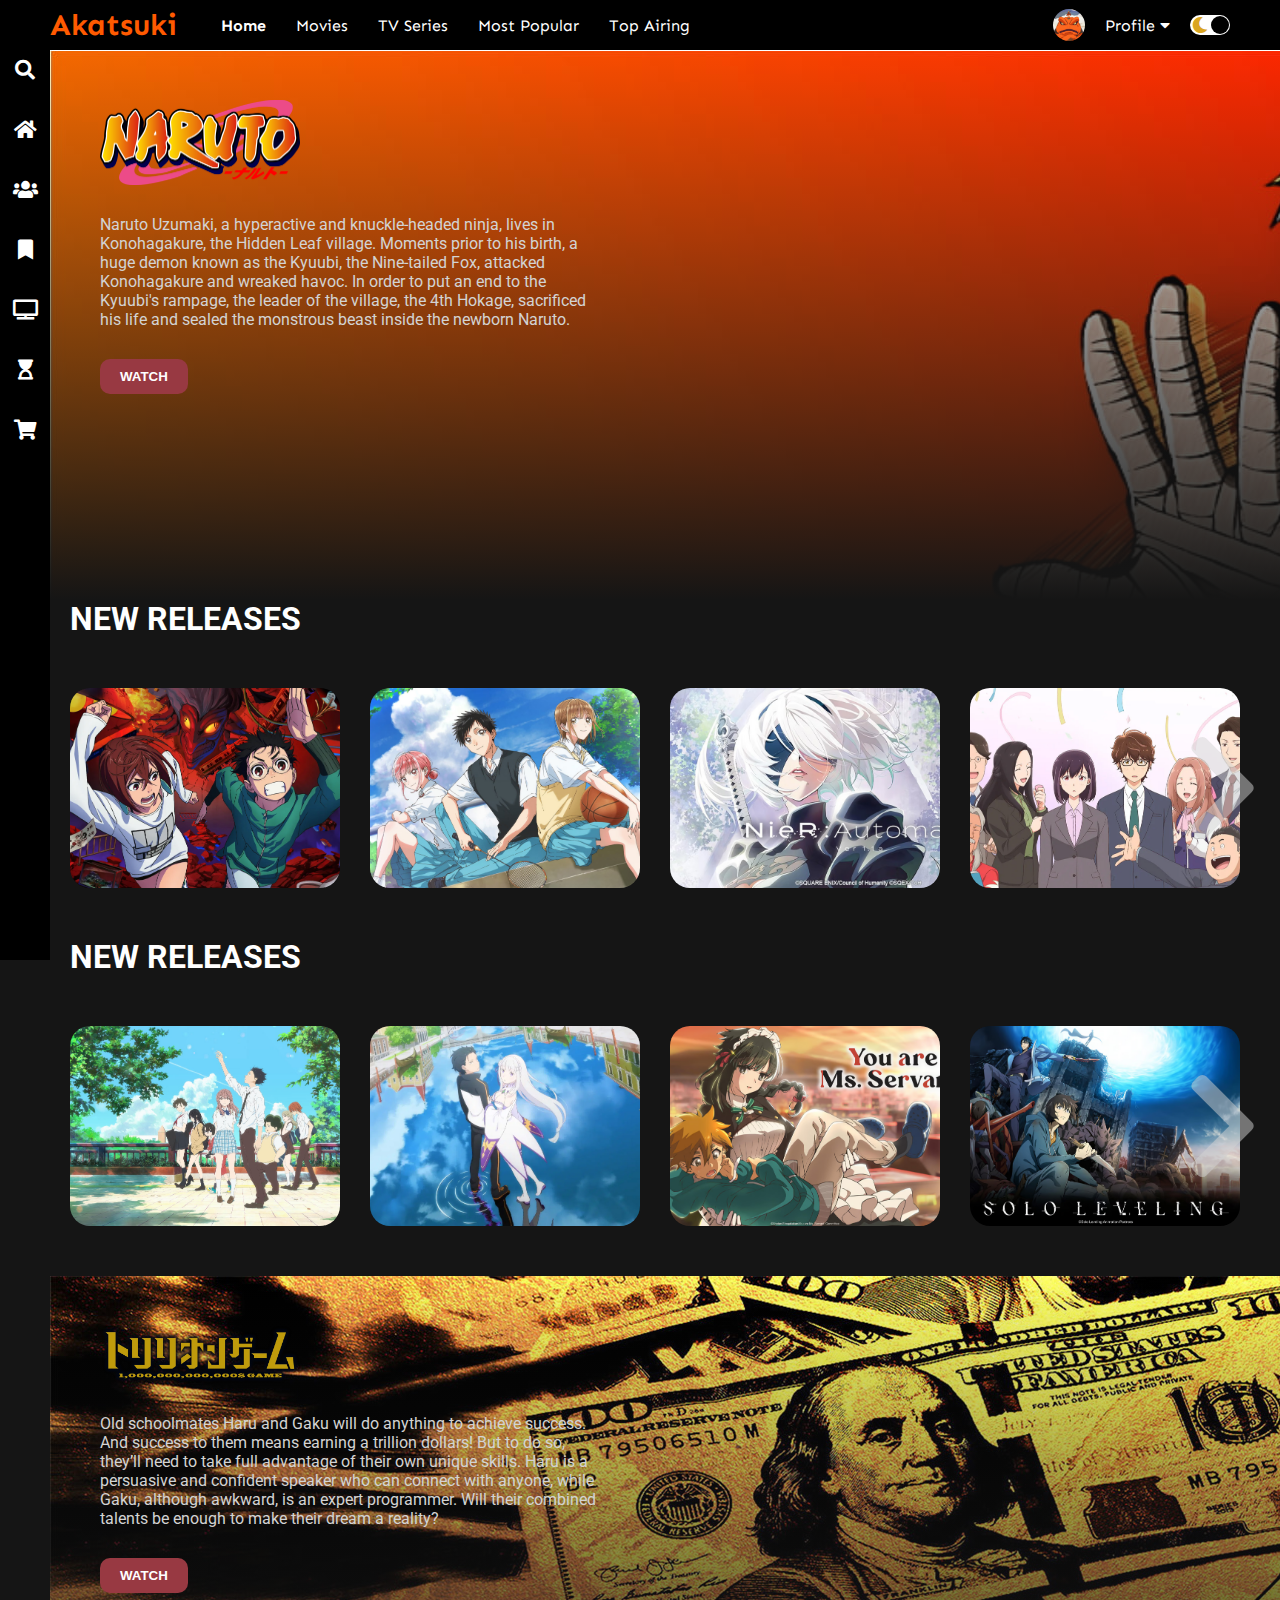
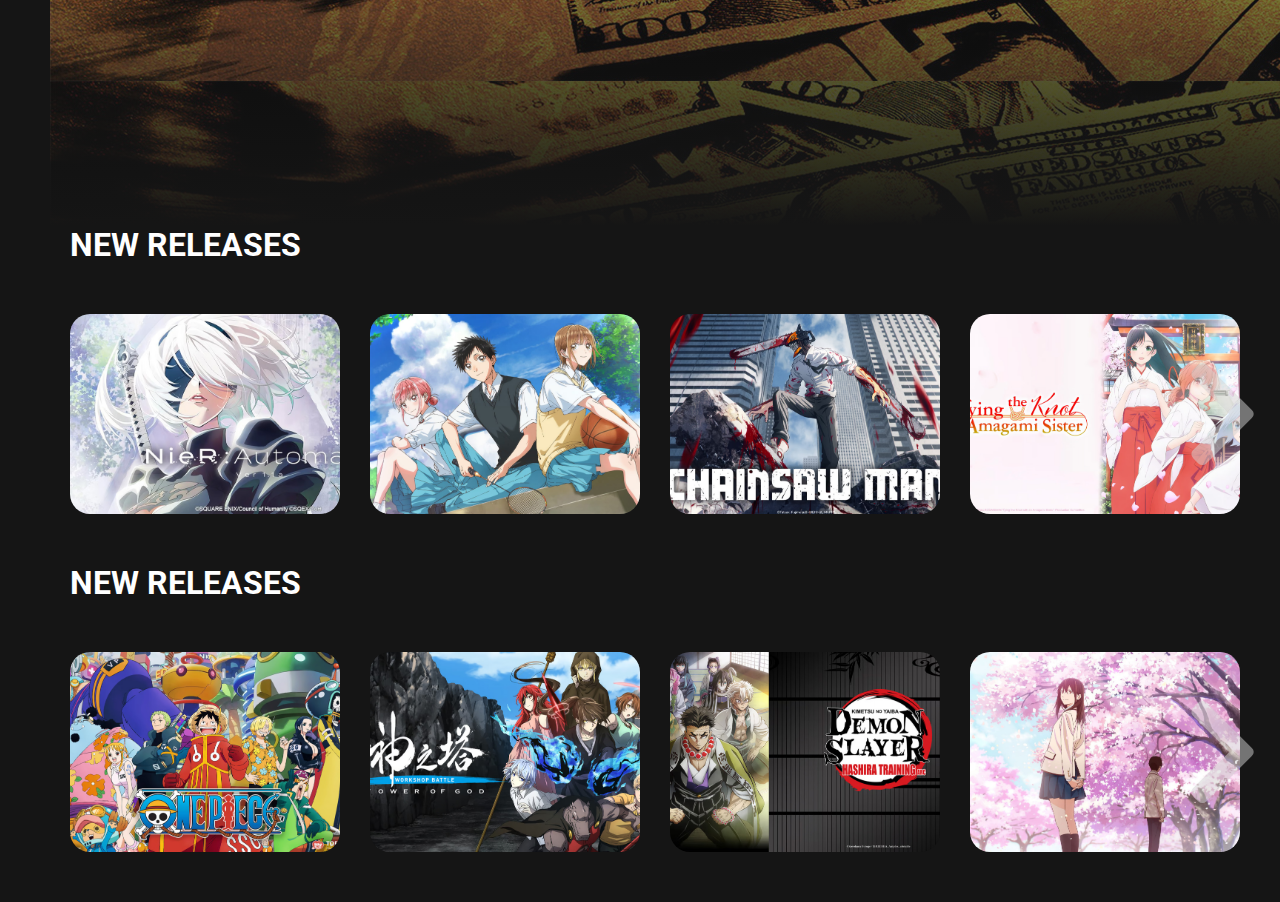
<file: index.html>
<html lang="en">

<head>
    <meta charset="UTF-8">
    <meta http-equiv="X-UA-Compatible" content="IE=edge">
    <meta name="viewport" content="width=device-width, initial-scale=1.0">
    <link rel="stylesheet" href="style.css">
    <link
        href="https://fonts.googleapis.com/css2?family=Roboto:wght@100;300;400;500;700;900&family=Sen:wght@400;700;800&display=swap"
        rel="stylesheet">
    <link rel="stylesheet" href="https://cdnjs.cloudflare.com/ajax/libs/font-awesome/5.15.2/css/all.min.css">
    <title>Akatsuki - Watch Anime Online</title>
</head>

<body>
    <div class="navbar">
        <div class="navbar-container">
            <div class="logo-container">
                <h1 class="logo">Akatsuki</h1>
            </div>
            <div class="menu-container">
                <ul class="menu-list">
                    <li class="menu-list-item active">Home</li>
                    <li class="menu-list-item">Movies</li>
                    <li class="menu-list-item">TV Series</li>
                    <li class="menu-list-item"> Most Popular</li>
                    <li class="menu-list-item">Top Airing</li>

                </ul>
            </div>
            <div class="profile-container">
                <img class="profile-picture" src="img/profile.gif" alt="">
                <div class="profile-text-container">
                    <span class="profile-text">Profile</span>
                    <i class="fas fa-caret-down"></i>
                </div>
                <div class="toggle">
                    <i class="fas fa-moon toggle-icon"></i>
                    <i class="fas fa-sun toggle-icon"></i>
                    <div class="toggle-ball"></div>
                </div>
            </div>
        </div>
    </div>
    <div class="sidebar">
        <i class="left-menu-icon fas fa-search"></i>
        <i class="left-menu-icon fas fa-home"></i>
        <i class="left-menu-icon fas fa-users"></i>
        <i class="left-menu-icon fas fa-bookmark"></i>
        <i class="left-menu-icon fas fa-tv"></i>
        <i class="left-menu-icon fas fa-hourglass-start"></i>
        <i class="left-menu-icon fas fa-shopping-cart"></i>
    </div>
    <div class="container">
        <div class="content-container">
            <div class="featured-content"
                style="background: linear-gradient(to bottom, rgba(0,0,0,0), #151515), url('img/f-1.jpg');">
                <img class="featured-title" src="img/f-t-1.png" alt="">
                <p class="featured-desc">Naruto Uzumaki, a hyperactive and knuckle-headed ninja, lives in Konohagakure, the Hidden Leaf village. Moments prior to his birth, a huge demon known as the Kyuubi, the Nine-tailed Fox, attacked Konohagakure and wreaked havoc. In order to put an end to the Kyuubi's rampage, the leader of the village, the 4th Hokage, sacrificed his life and sealed the monstrous beast inside the newborn Naruto.</p>
                <button class="featured-button">WATCH</button>
            </div>
            <div class="movie-list-container">
                <h1 class="movie-list-title">NEW RELEASES</h1>
                <div class="movie-list-wrapper">
                    <div class="movie-list">
                        <div class="movie-list-item">
                            <img class="movie-list-item-img" src="img/1.jpg" alt="">
                            <span class="movie-list-item-title">DAN DA DAN</span>
                            <p class="movie-list-item-desc">Together, they must challenge the paranormal forces threatening their world.</p>
                            <button class="movie-list-item-button">Watch</button>
                        </div>
                        <div class="movie-list-item">
                            <img class="movie-list-item-img" src="img/2.jpg" alt="">
                            <span class="movie-list-item-title">Blue Box</span>
                            <p class="movie-list-item-desc">Taiki Inomata loves badminton, but he has a long way to go before he can reach nationals</p>
                            <button class="movie-list-item-button">Watch</button>
                        </div>
                        <div class="movie-list-item">
                            <img class="movie-list-item-img" src="img/13.jpg" alt="">
                            <span class="movie-list-item-title">NieR:Automata Ver1.1a</span>
                            <p class="movie-list-item-desc">The sudden aerial invasion of Earth by (Aliens) and their creations (Machine Lifeforms) led mankind to the brink of extinction.</p>
                            <button class="movie-list-item-button">Watch</button>
                        </div>
                        <div class="movie-list-item">
                            <img class="movie-list-item-img" src="img/4.jpg" alt="">
                            <span class="movie-list-item-title">365 Days to the Wedding</span>
                            <p class="movie-list-item-desc">Takuya and Rika work at the same travel agency in Tokyo and are both happily introverted and single</p>
                            <button class="movie-list-item-button">Watch</button>
                        </div>
                        <div class="movie-list-item">
                            <img class="movie-list-item-img" src="img/5.jpg" alt="">
                            <span class="movie-list-item-title">Blue Lock</span>
                            <p class="movie-list-item-desc">Japan’s desire for World Cup glory leads the Japanese Football Association to launch a new rigorous training program to find the national team’s next striker. </p>
                            <button class="movie-list-item-button">Watch</button>
                        </div>
                        <div class="movie-list-item">
                            <img class="movie-list-item-img" src="img/6.jpg" alt="">
                            <span class="movie-list-item-title">Your Name.</span>
                            <p class="movie-list-item-desc">Mitsuha and Taki are total strangers living completely different lives.</p>
                            <button class="movie-list-item-button">Watch</button>
                        </div>
                        <div class="movie-list-item">
                            <img class="movie-list-item-img" src="img/7.jpg" alt="">
                            <span class="movie-list-item-title">I Want to Eat Your Pancreas</span>
                            <p class="movie-list-item-desc">Spring time in April and the last of the cherry blossoms are still in bloom.</p>
                            <button class="movie-list-item-button">Watch</button>
                        </div>
                    </div>
                    <i class="fas fa-chevron-right arrow"></i>
                </div>
            </div>
            <div class="movie-list-container">
                <h1 class="movie-list-title">NEW RELEASES</h1>
                <div class="movie-list-wrapper">
                    <div class="movie-list">
                        <div class="movie-list-item">
                            <img class="movie-list-item-img" src="img/8.jpg" alt="">
                            <span class="movie-list-item-title">A Silent Voice</span>
                            <p class="movie-list-item-desc">After transferring into a new school, a deaf girl, Shouko Nishimiya, is bullied by the popular Shouya Ishida.</p>
                            <button class="movie-list-item-button">Watch</button>
                        </div>
                        <div class="movie-list-item">
                            <img class="movie-list-item-img" src="img/9.jpg" alt="">
                            <span class="movie-list-item-title">Re:ZERO</span>
                            <p class="movie-list-item-desc">The third season of Re:Zero kara Hajimeru Isekai Seikatsu.</p>
                            <button class="movie-list-item-button">Watch</button>
                        </div>
                        <div class="movie-list-item">
                            <img class="movie-list-item-img" src="img/10.jpg" alt="">
                            <span class="movie-list-item-title">You are Ms. Servant</span>
                            <p class="movie-list-item-desc">Hitoyoshi, a high school kid who lives alone, hears a knock on his door.</p>
                            <button class="movie-list-item-button">Watch</button>
                        </div>
                        <div class="movie-list-item">
                            <img class="movie-list-item-img" src="img/11.jpg" alt="">
                            <span class="movie-list-item-title">Solo Leveling</span>
                            <p class="movie-list-item-desc">They say whatever doesn’t kill you makes you stronger, but that’s not the case for the world’s weakest hunter Sung Jinwoo.</p>
                            <button class="movie-list-item-button">Watch</button>
                        </div>
                        <div class="movie-list-item">
                            <img class="movie-list-item-img" src="img/12.jpg" alt="">
                            <span class="movie-list-item-title">Black Clover</span>
                            <p class="movie-list-item-desc">In a world where magic is everything, Asta and Yuno are both found abandoned at a church on the same day.</p>
                            <button class="movie-list-item-button">Watch</button>
                        </div>
                        <div class="movie-list-item">
                            <img class="movie-list-item-img" src="img/1.jpg" alt="">
                            <span class="movie-list-item-title">DAN DA DAN</span>
                            <p class="movie-list-item-desc">Together, they must challenge the paranormal forces threatening their world.</p>
                            <button class="movie-list-item-button">Watch</button>
                        </div>
                        <div class="movie-list-item">
                            <img class="movie-list-item-img" src="img/16.jpg" alt="">
                            <span class="movie-list-item-title">takt op.Destiny</span>
                            <p class="movie-list-item-desc">Lorem ipsum dolor sit amet consectetur adipisicing elit. At
                                hic fugit similique accusantium.</p>
                            <button class="movie-list-item-button">Watch</button>
                        </div>
                    </div>
                    <i class="fas fa-chevron-right arrow"></i>
                </div>
            </div>
            <div class="featured-content"
                style="background: linear-gradient(to bottom, rgba(0,0,0,0), #151515), url('img/f-2.jpg');">
                <img class="featured-title" src="img/f-t-2.webp" alt="">
                <p class="featured-desc">Old schoolmates Haru and Gaku will do anything to achieve success. And success to them means earning a trillion dollars! But to do so, they’ll need to take full advantage of their own unique skills. Haru is a persuasive and confident speaker who can connect with anyone, while Gaku, although awkward, is an expert programmer. Will their combined talents be enough to make their dream a reality?
                </p>
                <button class="featured-button">WATCH</button>
            </div>
            <div class="movie-list-container">
                <h1 class="movie-list-title">NEW RELEASES</h1>
                <div class="movie-list-wrapper">
                    <div class="movie-list">
                        <div class="movie-list-item">
                            <img class="movie-list-item-img" src="img/13.jpg" alt="">
                            <span class="movie-list-item-title">NieR:Automata Ver1.1a</span>
                            <p class="movie-list-item-desc">The sudden aerial invasion of Earth by (Aliens) and their creations (Machine Lifeforms) led mankind to the brink of extinction.</p>
                            <button class="movie-list-item-button">Watch</button>
                        </div>
                        <div class="movie-list-item">
                            <img class="movie-list-item-img" src="img/2.jpg" alt="">
                            <span class="movie-list-item-title">Blue Box</span>
                            <p class="movie-list-item-desc">Taiki Inomata loves badminton, but he has a long way to go before he can reach nationals</p>
                            <button class="movie-list-item-button">Watch</button>
                        </div>
                        <div class="movie-list-item">
                            <img class="movie-list-item-img" src="img/15.jpg" alt="">
                            <span class="movie-list-item-title">Chainsaw Man</span>
                            <p class="movie-list-item-desc">Denji is a young boy who works as a Devil Hunter with the “Chainsaw Devil” Pochita.</p>
                            <button class="movie-list-item-button">Watch</button>
                        </div>
                        <div class="movie-list-item">
                            <img class="movie-list-item-img" src="img/3.jpg" alt="">
                            <span class="movie-list-item-title">Tying the Knot with an Amagami Sister</span>
                            <p class="movie-list-item-desc">Uryu Kamihate is a high school student hoping to enroll in Kyoto University’s medical school.</p>
                            <button class="movie-list-item-button">Watch</button>
                        </div>
                        <div class="movie-list-item">
                            <img class="movie-list-item-img" src="img/4.jpg" alt="">
                            <span class="movie-list-item-title">365 Days to the Wedding</span>
                            <p class="movie-list-item-desc">Takuya and Rika work at the same travel agency in Tokyo and are both happily introverted and single</p>
                            <button class="movie-list-item-button">Watch</button>
                        </div>
                        <div class="movie-list-item">
                            <img class="movie-list-item-img" src="img/5.jpg" alt="">
                            <span class="movie-list-item-title">Blue Lock</span>
                            <p class="movie-list-item-desc">Japan’s desire for World Cup glory leads the Japanese Football Association to launch a new rigorous training program to find the national team’s next striker. </p>
                            <button class="movie-list-item-button">Watch</button>
                        </div>
                        <div class="movie-list-item">
                            <img class="movie-list-item-img" src="img/9.jpg" alt="">
                            <span class="movie-list-item-title">Re:ZERO</span>
                            <p class="movie-list-item-desc">The third season of Re:Zero kara Hajimeru Isekai Seikatsu.</p>
                            <button class="movie-list-item-button">Watch</button>
                        </div>
                    </div>
                    <i class="fas fa-chevron-right arrow"></i>
                </div>
            </div>
            <div class="movie-list-container">
                <h1 class="movie-list-title">NEW RELEASES</h1>
                <div class="movie-list-wrapper">
                    <div class="movie-list">
                        <div class="movie-list-item">
                            <img class="movie-list-item-img" src="img/17.jpg" alt="">
                            <span class="movie-list-item-title">One Piece</span>
                            <p class="movie-list-item-desc">Embark on a voyage of a lifetime with One Piece.</p>
                            <button class="movie-list-item-button">Watch</button>
                        </div>
                        <div class="movie-list-item">
                            <img class="movie-list-item-img" src="img/18.jpg" alt="">
                            <span class="movie-list-item-title">Tower of God</span>
                            <p class="movie-list-item-desc">Reach the top, and everything will be yours.</p>
                            <button class="movie-list-item-button">Watch</button>
                        </div>
                        <div class="movie-list-item">
                            <img class="movie-list-item-img" src="img/19.jpg" alt="">
                            <span class="movie-list-item-title">Demon Slayer: Kimetsu no Yaiba</span>
                            <p class="movie-list-item-desc">It is the Taisho Period in Japan.</p>
                            <button class="movie-list-item-button">Watch</button>
                        </div>
                        <div class="movie-list-item">
                            <img class="movie-list-item-img" src="img/7.jpg" alt="">
                            <span class="movie-list-item-title">I Want to Eat Your Pancreas</span>
                            <p class="movie-list-item-desc">Spring time in April and the last of the cherry blossoms are still in bloom.</p>
                            <button class="movie-list-item-button">Watch</button>
                        </div>
                        <div class="movie-list-item">
                            <img class="movie-list-item-img" src="img/1.jpg" alt="">
                            <span class="movie-list-item-title">DAN DA DAN</span>
                            <p class="movie-list-item-desc">Together, they must challenge the paranormal forces threatening their world.</p>
                            <button class="movie-list-item-button">Watch</button>
                        </div>
                        <div class="movie-list-item">
                            <img class="movie-list-item-img" src="img/16.jpg" alt="">
                            <span class="movie-list-item-title">takt op.Destiny</span>
                            <p class="movie-list-item-desc">Lorem ipsum dolor sit amet consectetur adipisicing elit. At
                                hic fugit similique accusantium.</p>
                            <button class="movie-list-item-button">Watch</button>
                        </div>
                        <div class="movie-list-item">
                            <img class="movie-list-item-img" src="img/10.jpg" alt="">
                            <span class="movie-list-item-title">You are Ms. Servant</span>
                            <p class="movie-list-item-desc">Hitoyoshi, a high school kid who lives alone, hears a knock on his door.</p>
                            <button class="movie-list-item-button">Watch</button>
                        </div>
                    </div>
                    <i class="fas fa-chevron-right arrow"></i>
                </div>
            </div>
        </div>
    </div>
    <script src="app.js"></script>
</body>

</html>
</file>
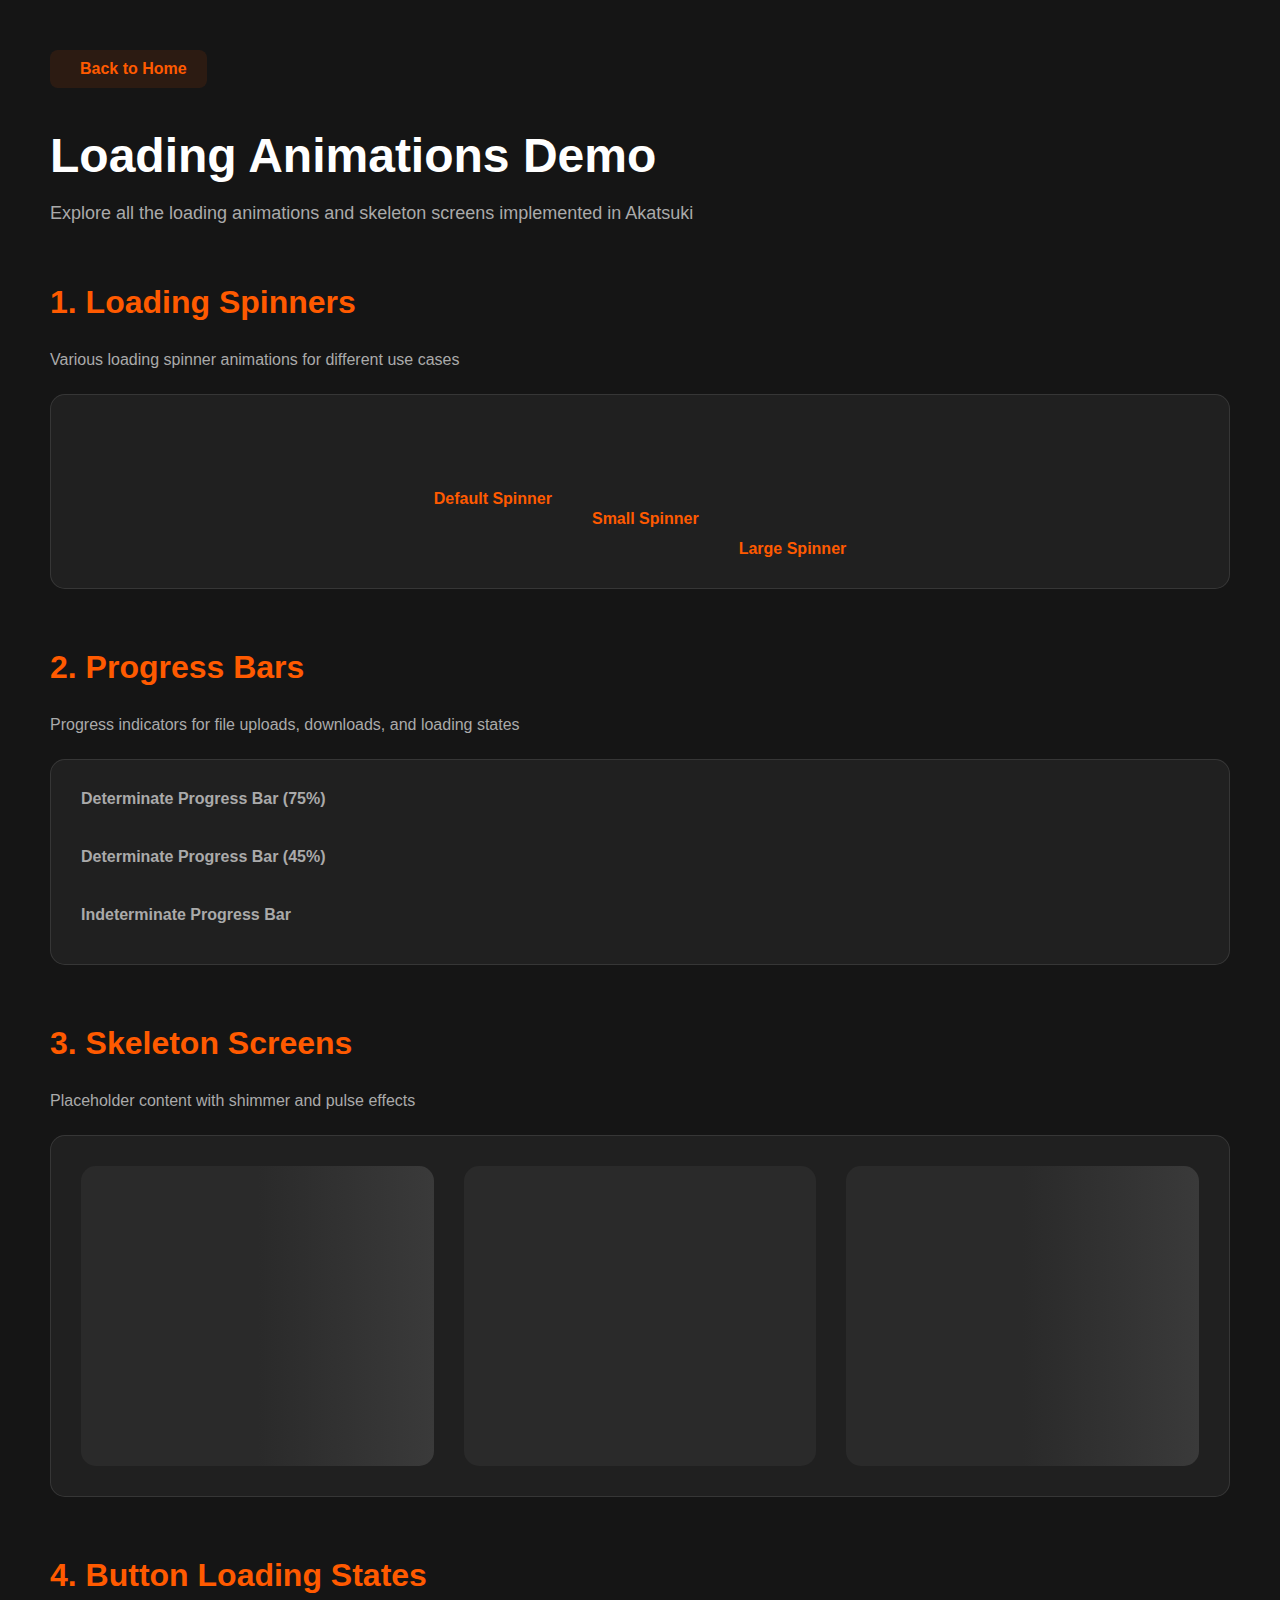
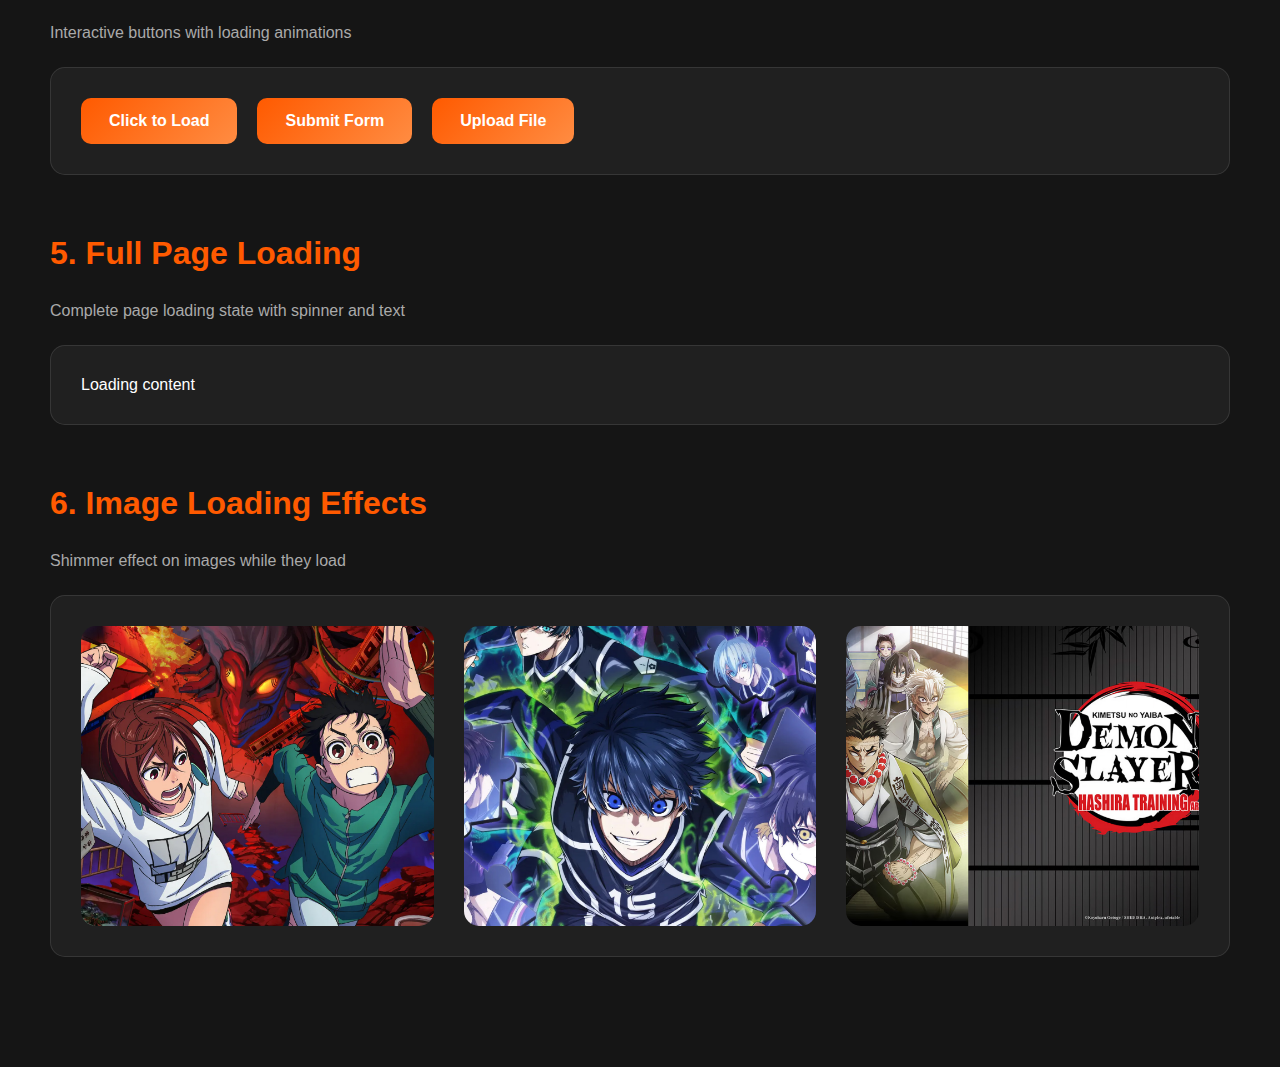
<file: loading-demo.html>
<!DOCTYPE html>
<html lang="en">
<head>
    <meta charset="UTF-8">
    <meta name="viewport" content="width=device-width, initial-scale=1.0">
    <title>Loading Animations Demo - Akatsuki</title>
    <link rel="stylesheet" href="style.css">
    <style>
        body {
            background-color: #151515;
            color: white;
            font-family: "Poppins", sans-serif;
            padding: 50px;
        }
        
        .demo-section {
            margin-bottom: 60px;
        }
        
        .demo-title {
            font-size: 32px;
            font-weight: 700;
            color: #ff5a00;
            margin-bottom: 30px;
            font-family: "Sen", sans-serif;
        }
        
        .demo-description {
            color: #aaa;
            margin-bottom: 25px;
            font-size: 16px;
        }
        
        .demo-container {
            background: rgba(255, 255, 255, 0.05);
            padding: 30px;
            border-radius: 15px;
            border: 1px solid rgba(255, 255, 255, 0.1);
        }
        
        .spinner-demo {
            display: flex;
            gap: 40px;
            align-items: center;
            justify-content: center;
            flex-wrap: wrap;
        }
        
        .spinner-item {
            text-align: center;
        }
        
        .spinner-label {
            margin-top: 15px;
            color: #ff5a00;
            font-weight: 600;
        }
        
        .skeleton-grid {
            display: grid;
            grid-template-columns: repeat(auto-fill, minmax(270px, 1fr));
            gap: 30px;
        }
        
        .progress-demo {
            display: flex;
            flex-direction: column;
            gap: 30px;
        }
        
        .progress-item {
            width: 100%;
        }
        
        .progress-label {
            color: #aaa;
            margin-bottom: 10px;
            font-weight: 600;
        }
        
        .btn-demo {
            display: flex;
            gap: 20px;
            flex-wrap: wrap;
        }
        
        .loading-btn {
            padding: 14px 28px;
            background: linear-gradient(135deg, #ff5a00, #ff8c42);
            color: white;
            border: none;
            border-radius: 10px;
            font-weight: 600;
            cursor: pointer;
            transition: all 0.3s ease;
            display: flex;
            align-items: center;
            gap: 10px;
            font-size: 16px;
        }
        
        .loading-btn:hover {
            transform: translateY(-2px);
            box-shadow: 0 8px 25px rgba(255, 90, 0, 0.5);
        }
        
        .loading-btn.loading {
            pointer-events: none;
            opacity: 0.7;
        }
        
        .loading-btn .btn-spinner {
            display: none;
            width: 18px;
            height: 18px;
            border: 3px solid rgba(255, 255, 255, 0.3);
            border-top-color: white;
            border-radius: 50%;
            animation: spin 1s linear infinite;
        }
        
        .loading-btn.loading .btn-spinner {
            display: block;
        }
        
        .shimmer-card {
            width: 100%;
            height: 300px;
            background: linear-gradient(90deg, #2a2a2a 25%, #3a3a3a 50%, #2a2a2a 75%);
            background-size: 200% 100%;
            animation: shimmer 1.5s infinite;
            border-radius: 15px;
        }
        
        .pulse-card {
            width: 100%;
            height: 300px;
            background: #2a2a2a;
            border-radius: 15px;
            animation: skeletonPulse 1.5s ease-in-out infinite;
        }
        
        .back-link {
            display: inline-flex;
            align-items: center;
            gap: 10px;
            color: #ff5a00;
            text-decoration: none;
            font-weight: 600;
            margin-bottom: 40px;
            padding: 10px 20px;
            background: rgba(255, 90, 0, 0.1);
            border-radius: 8px;
            transition: all 0.3s ease;
        }
        
        .back-link:hover {
            background: rgba(255, 90, 0, 0.2);
            transform: translateX(-5px);
        }
    </style>
</head>
<body>
    <a href="index.html" class="back-link">
        <i class="fas fa-arrow-left"></i> Back to Home
    </a>
    
    <h1 style="font-size: 48px; font-family: 'Sen', sans-serif; margin-bottom: 20px;">
        Loading Animations Demo
    </h1>
    <p style="color: #aaa; font-size: 18px; margin-bottom: 60px;">
        Explore all the loading animations and skeleton screens implemented in Akatsuki
    </p>
    
    <!-- Spinners Section -->
    <div class="demo-section">
        <div class="demo-title">1. Loading Spinners</div>
        <p class="demo-description">Various loading spinner animations for different use cases</p>
        <div class="demo-container">
            <div class="spinner-demo">
                <div class="spinner-item">
                    <div class="loading-spinner"></div>
                    <div class="spinner-label">Default Spinner</div>
                </div>
                <div class="spinner-item">
                    <div class="loading-spinner" style="width: 40px; height: 40px; border-width: 4px;"></div>
                    <div class="spinner-label">Small Spinner</div>
                </div>
                <div class="spinner-item">
                    <div class="loading-spinner" style="width: 100px; height: 100px; border-width: 8px;"></div>
                    <div class="spinner-label">Large Spinner</div>
                </div>
            </div>
        </div>
    </div>
    
    <!-- Progress Bars Section -->
    <div class="demo-section">
        <div class="demo-title">2. Progress Bars</div>
        <p class="demo-description">Progress indicators for file uploads, downloads, and loading states</p>
        <div class="demo-container">
            <div class="progress-demo">
                <div class="progress-item">
                    <div class="progress-label">Determinate Progress Bar (75%)</div>
                    <div class="progress-bar">
                        <div class="progress-bar-fill" style="width: 75%;"></div>
                    </div>
                </div>
                <div class="progress-item">
                    <div class="progress-label">Determinate Progress Bar (45%)</div>
                    <div class="progress-bar">
                        <div class="progress-bar-fill" style="width: 45%;"></div>
                    </div>
                </div>
                <div class="progress-item">
                    <div class="progress-label">Indeterminate Progress Bar</div>
                    <div class="progress-bar-indeterminate"></div>
                </div>
            </div>
        </div>
    </div>
    
    <!-- Skeleton Screens Section -->
    <div class="demo-section">
        <div class="demo-title">3. Skeleton Screens</div>
        <p class="demo-description">Placeholder content with shimmer and pulse effects</p>
        <div class="demo-container">
            <div class="skeleton-grid">
                <div class="shimmer-card"></div>
                <div class="pulse-card"></div>
                <div class="shimmer-card"></div>
            </div>
        </div>
    </div>
    
    <!-- Button Loading States Section -->
    <div class="demo-section">
        <div class="demo-title">4. Button Loading States</div>
        <p class="demo-description">Interactive buttons with loading animations</p>
        <div class="demo-container">
            <div class="btn-demo">
                <button class="loading-btn" onclick="simulateLoading(this)">
                    <span class="btn-spinner"></span>
                    <span class="btn-text">Click to Load</span>
                </button>
                <button class="loading-btn" onclick="simulateLoading(this)">
                    <span class="btn-spinner"></span>
                    <span class="btn-text">Submit Form</span>
                </button>
                <button class="loading-btn" onclick="simulateLoading(this)">
                    <span class="btn-spinner"></span>
                    <span class="btn-text">Upload File</span>
                </button>
            </div>
        </div>
    </div>
    
    <!-- Page Loading Section -->
    <div class="demo-section">
        <div class="demo-title">5. Full Page Loading</div>
        <p class="demo-description">Complete page loading state with spinner and text</p>
        <div class="demo-container">
            <div class="page-loading">
                <div class="loading-spinner"></div>
                <div class="loading-text">Loading content<span class="loading-dots"></span></div>
            </div>
        </div>
    </div>
    
    <!-- Image Loading Section -->
    <div class="demo-section">
        <div class="demo-title">6. Image Loading Effects</div>
        <p class="demo-description">Shimmer effect on images while they load</p>
        <div class="demo-container">
            <div class="skeleton-grid">
                <div class="img-loading" style="width: 100%; height: 300px; border-radius: 15px;">
                    <img src="img/1.jpg" alt="Anime" style="width: 100%; height: 100%; object-fit: cover; border-radius: 15px;">
                </div>
                <div class="img-loading" style="width: 100%; height: 300px; border-radius: 15px;">
                    <img src="img/5.jpg" alt="Anime" style="width: 100%; height: 100%; object-fit: cover; border-radius: 15px;">
                </div>
                <div class="img-loading" style="width: 100%; height: 300px; border-radius: 15px;">
                    <img src="img/19.jpg" alt="Anime" style="width: 100%; height: 100%; object-fit: cover; border-radius: 15px;">
                </div>
            </div>
        </div>
    </div>
    
    <script>
        // Simulate button loading
        function simulateLoading(button) {
            button.classList.add('loading');
            const textSpan = button.querySelector('.btn-text');
            const originalText = textSpan.textContent;
            textSpan.textContent = 'Loading...';
            
            setTimeout(() => {
                button.classList.remove('loading');
                textSpan.textContent = originalText;
            }, 3000);
        }
        
        // Image loading simulation
        document.addEventListener('DOMContentLoaded', () => {
            const imgContainers = document.querySelectorAll('.img-loading');
            imgContainers.forEach(container => {
                const img = container.querySelector('img');
                if (img.complete) {
                    container.classList.add('loaded');
                } else {
                    img.addEventListener('load', () => {
                        container.classList.add('loaded');
                    });
                }
            });
        });
    </script>
</body>
</html>
</file>
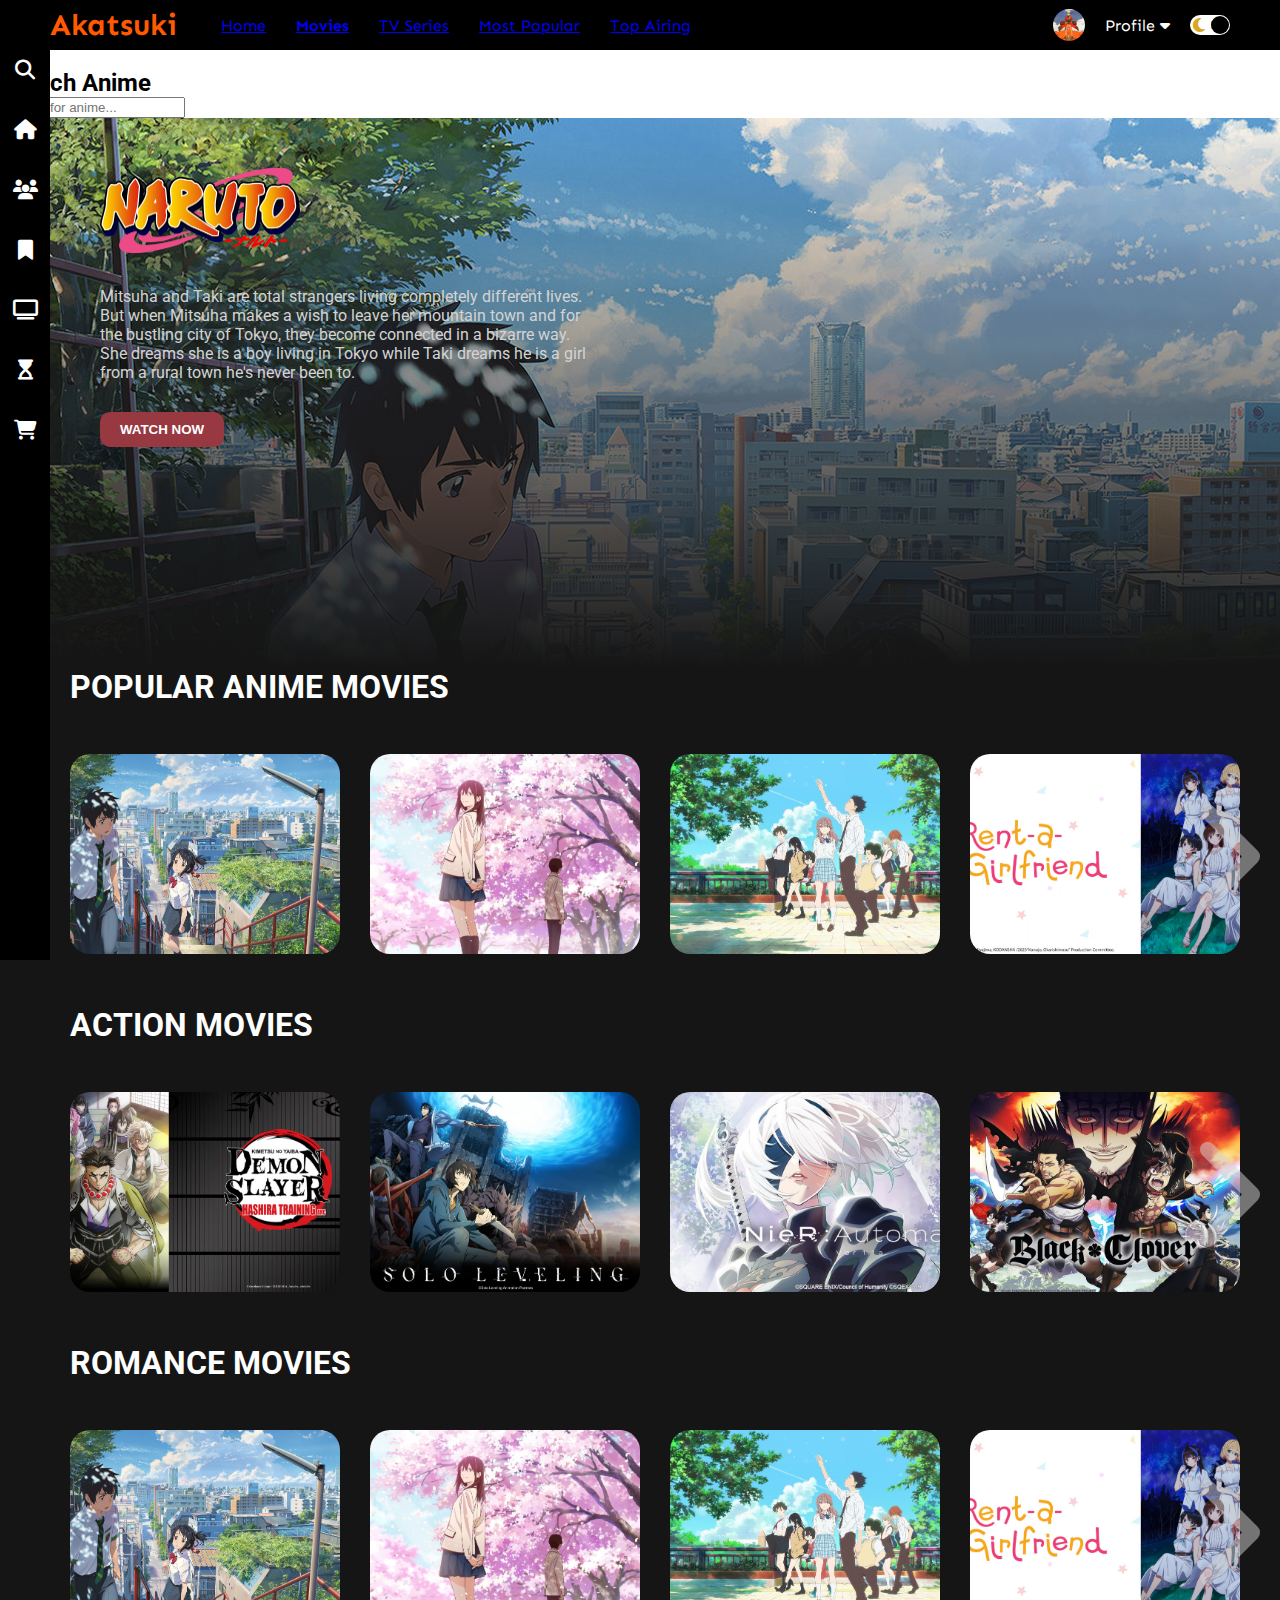
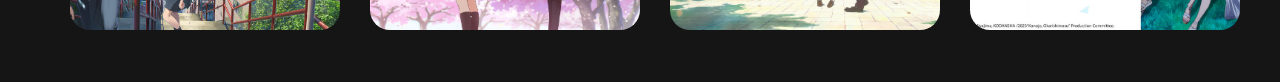
<file: movies.html>
<!DOCTYPE html>
<html lang="en">

<head>
    <meta charset="UTF-8">
    <meta http-equiv="X-UA-Compatible" content="IE=edge">
    <meta name="viewport" content="width=device-width, initial-scale=1.0">
    <link rel="stylesheet" href="style.css">
    <link rel="preconnect" href="https://fonts.googleapis.com">
    <link rel="preconnect" href="https://fonts.gstatic.com" crossorigin>
    <link href="https://fonts.googleapis.com/css2?family=Poppins:wght@300;400;500;600;700;800;900&family=Roboto:wght@100;300;400;500;700;900&family=Sen:wght@400;700;800&family=Inter:wght@300;400;500;600;700&display=swap" rel="stylesheet">
    <link rel="stylesheet" href="https://cdnjs.cloudflare.com/ajax/libs/font-awesome/6.4.0/css/all.min.css">
    <title>Movies - Akatsuki</title>
</head>

<body>
    <div class="navbar">
        <div class="navbar-container">
            <div class="logo-container">
                <h1 class="logo">Akatsuki</h1>
            </div>
            <div class="menu-container">
                <ul class="menu-list">
                    <li class="menu-list-item"><a href="index.html">Home</a></li>
                    <li class="menu-list-item active"><a href="movies.html">Movies</a></li>
                    <li class="menu-list-item"><a href="tv-series.html">TV Series</a></li>
                    <li class="menu-list-item"><a href="popular.html">Most Popular</a></li>
                    <li class="menu-list-item"><a href="top-airing.html">Top Airing</a></li>
                </ul>
            </div>
            <div class="profile-container">
                <img class="profile-picture" src="img/profile.gif" alt="">
                <div class="profile-text-container">
                    <span class="profile-text">Profile</span>
                    <i class="fas fa-caret-down"></i>
                </div>
                <div class="toggle">
                    <i class="fas fa-moon toggle-icon"></i>
                    <i class="fas fa-sun toggle-icon"></i>
                    <div class="toggle-ball"></div>
                </div>
            </div>
        </div>
    </div>
    <div class="sidebar">
        <i class="left-menu-icon fas fa-search" id="search-icon"></i>
        <i class="left-menu-icon fas fa-home"></i>
        <i class="left-menu-icon fas fa-users"></i>
        <i class="left-menu-icon fas fa-bookmark"></i>
        <i class="left-menu-icon fas fa-tv"></i>
        <i class="left-menu-icon fas fa-hourglass-start"></i>
        <i class="left-menu-icon fas fa-shopping-cart"></i>
    </div>
    
    <!-- Search Modal -->
    <div class="search-modal" id="search-modal">
        <div class="search-modal-content">
            <span class="search-close">&times;</span>
            <h2>Search Anime</h2>
            <input type="text" id="search-input" class="search-input" placeholder="Search for anime...">
            <div id="search-results" class="search-results"></div>
        </div>
    </div>
    
    <div class="container">
        <div class="content-container">
            <div class="featured-content"
                style="background: linear-gradient(to bottom, rgba(0,0,0,0), #151515), url('img/6.jpg');">
                <img class="featured-title" src="img/f-t-1.png" alt="">
                <p class="featured-desc">Mitsuha and Taki are total strangers living completely different lives. But when Mitsuha makes a wish to leave her mountain town and for the bustling city of Tokyo, they become connected in a bizarre way. She dreams she is a boy living in Tokyo while Taki dreams he is a girl from a rural town he's never been to.</p>
                <button class="featured-button">WATCH NOW</button>
            </div>
            
            <div class="movie-list-container">
                <h1 class="movie-list-title">POPULAR ANIME MOVIES</h1>
                <div class="movie-list-wrapper">
                    <div class="movie-list">
                        <div class="movie-list-item">
                            <img class="movie-list-item-img" src="img/6.jpg" alt="">
                            <span class="movie-list-item-title">Your Name.</span>
                            <p class="movie-list-item-desc">Mitsuha and Taki are total strangers living completely different lives.</p>
                            <button class="movie-list-item-button">Watch</button>
                        </div>
                        <div class="movie-list-item">
                            <img class="movie-list-item-img" src="img/7.jpg" alt="">
                            <span class="movie-list-item-title">I Want to Eat Your Pancreas</span>
                            <p class="movie-list-item-desc">Spring time in April and the last of the cherry blossoms are still in bloom.</p>
                            <button class="movie-list-item-button">Watch</button>
                        </div>
                        <div class="movie-list-item">
                            <img class="movie-list-item-img" src="img/8.jpg" alt="">
                            <span class="movie-list-item-title">A Silent Voice</span>
                            <p class="movie-list-item-desc">After transferring into a new school, a deaf girl, Shouko Nishimiya, is bullied by the popular Shouya Ishida.</p>
                            <button class="movie-list-item-button">Watch</button>
                        </div>
                        <div class="movie-list-item">
                            <img class="movie-list-item-img" src="img/14.jpg" alt="">
                            <span class="movie-list-item-title">Weathering With You</span>
                            <p class="movie-list-item-desc">A boy who can control the weather meets a girl with a mysterious power.</p>
                            <button class="movie-list-item-button">Watch</button>
                        </div>
                        <div class="movie-list-item">
                            <img class="movie-list-item-img" src="img/19.jpg" alt="">
                            <span class="movie-list-item-title">Demon Slayer: Mugen Train</span>
                            <p class="movie-list-item-desc">Tanjiro and his friends board the Mugen Train to investigate mysterious disappearances.</p>
                            <button class="movie-list-item-button">Watch</button>
                        </div>
                        <div class="movie-list-item">
                            <img class="movie-list-item-img" src="img/16.jpg" alt="">
                            <span class="movie-list-item-title">Suzume</span>
                            <p class="movie-list-item-desc">A coming-of-age story about a girl who encounters mysterious doors.</p>
                            <button class="movie-list-item-button">Watch</button>
                        </div>
                        <div class="movie-list-item">
                            <img class="movie-list-item-img" src="img/11.jpg" alt="">
                            <span class="movie-list-item-title">Jujutsu Kaisen 0</span>
                            <p class="movie-list-item-desc">The prequel to the main series, exploring Yuta Okkotsu's past.</p>
                            <button class="movie-list-item-button">Watch</button>
                        </div>
                    </div>
                    <i class="fas fa-chevron-right arrow"></i>
                </div>
            </div>

            <div class="movie-list-container">
                <h1 class="movie-list-title">ACTION MOVIES</h1>
                <div class="movie-list-wrapper">
                    <div class="movie-list">
                        <div class="movie-list-item">
                            <img class="movie-list-item-img" src="img/19.jpg" alt="">
                            <span class="movie-list-item-title">Demon Slayer Movie</span>
                            <p class="movie-list-item-desc">Join Tanjiro and friends on an epic journey on the Mugen Train.</p>
                            <button class="movie-list-item-button">Watch</button>
                        </div>
                        <div class="movie-list-item">
                            <img class="movie-list-item-img" src="img/11.jpg" alt="">
                            <span class="movie-list-item-title">Jujutsu Kaisen 0</span>
                            <p class="movie-list-item-desc">Witness the origin story of cursed spirits and sorcerers.</p>
                            <button class="movie-list-item-button">Watch</button>
                        </div>
                        <div class="movie-list-item">
                            <img class="movie-list-item-img" src="img/13.jpg" alt="">
                            <span class="movie-list-item-title">NieR:Automata</span>
                            <p class="movie-list-item-desc">The sudden aerial invasion of Earth by Aliens and their creations led mankind to the brink of extinction.</p>
                            <button class="movie-list-item-button">Watch</button>
                        </div>
                        <div class="movie-list-item">
                            <img class="movie-list-item-img" src="img/12.jpg" alt="">
                            <span class="movie-list-item-title">Black Clover Movie</span>
                            <p class="movie-list-item-desc">Asta and the Black Bulls face their greatest challenge yet.</p>
                            <button class="movie-list-item-button">Watch</button>
                        </div>
                        <div class="movie-list-item">
                            <img class="movie-list-item-img" src="img/5.jpg" alt="">
                            <span class="movie-list-item-title">Blue Lock: Episode Nagi</span>
                            <p class="movie-list-item-desc">Experience the Blue Lock program from Nagi's perspective.</p>
                            <button class="movie-list-item-button">Watch</button>
                        </div>
                        <div class="movie-list-item">
                            <img class="movie-list-item-img" src="img/17.jpg" alt="">
                            <span class="movie-list-item-title">One Piece Film: Red</span>
                            <p class="movie-list-item-desc">The Straw Hats encounter a mysterious singer with a shocking connection to Shanks.</p>
                            <button class="movie-list-item-button">Watch</button>
                        </div>
                        <div class="movie-list-item">
                            <img class="movie-list-item-img" src="img/15.jpg" alt="">
                            <span class="movie-list-item-title">Chainsaw Man</span>
                            <p class="movie-list-item-desc">Denji's wild journey as the Chainsaw Devil.</p>
                            <button class="movie-list-item-button">Watch</button>
                        </div>
                    </div>
                    <i class="fas fa-chevron-right arrow"></i>
                </div>
            </div>

            <div class="movie-list-container">
                <h1 class="movie-list-title">ROMANCE MOVIES</h1>
                <div class="movie-list-wrapper">
                    <div class="movie-list">
                        <div class="movie-list-item">
                            <img class="movie-list-item-img" src="img/6.jpg" alt="">
                            <span class="movie-list-item-title">Your Name.</span>
                            <p class="movie-list-item-desc">A beautiful story of two souls connected across time and space.</p>
                            <button class="movie-list-item-button">Watch</button>
                        </div>
                        <div class="movie-list-item">
                            <img class="movie-list-item-img" src="img/7.jpg" alt="">
                            <span class="movie-list-item-title">I Want to Eat Your Pancreas</span>
                            <p class="movie-list-item-desc">A heartwarming tale of friendship and love in the face of adversity.</p>
                            <button class="movie-list-item-button">Watch</button>
                        </div>
                        <div class="movie-list-item">
                            <img class="movie-list-item-img" src="img/8.jpg" alt="">
                            <span class="movie-list-item-title">A Silent Voice</span>
                            <p class="movie-list-item-desc">A touching story about redemption, forgiveness, and young love.</p>
                            <button class="movie-list-item-button">Watch</button>
                        </div>
                        <div class="movie-list-item">
                            <img class="movie-list-item-img" src="img/14.jpg" alt="">
                            <span class="movie-list-item-title">Weathering With You</span>
                            <p class="movie-list-item-desc">A boy meets a girl who can manipulate the weather.</p>
                            <button class="movie-list-item-button">Watch</button>
                        </div>
                        <div class="movie-list-item">
                            <img class="movie-list-item-img" src="img/2.jpg" alt="">
                            <span class="movie-list-item-title">Blue Box</span>
                            <p class="movie-list-item-desc">Taiki Inomata's journey in badminton and love.</p>
                            <button class="movie-list-item-button">Watch</button>
                        </div>
                        <div class="movie-list-item">
                            <img class="movie-list-item-img" src="img/4.jpg" alt="">
                            <span class="movie-list-item-title">365 Days to the Wedding</span>
                            <p class="movie-list-item-desc">Two introverted coworkers find themselves in an unexpected romance.</p>
                            <button class="movie-list-item-button">Watch</button>
                        </div>
                        <div class="movie-list-item">
                            <img class="movie-list-item-img" src="img/3.jpg" alt="">
                            <span class="movie-list-item-title">Tying the Knot with an Amagami Sister</span>
                            <p class="movie-list-item-desc">Uryu's journey through love and tradition.</p>
                            <button class="movie-list-item-button">Watch</button>
                        </div>
                    </div>
                    <i class="fas fa-chevron-right arrow"></i>
                </div>
            </div>
        </div>
    </div>
    <script src="app.js"></script>
</body>

</html>
</file>
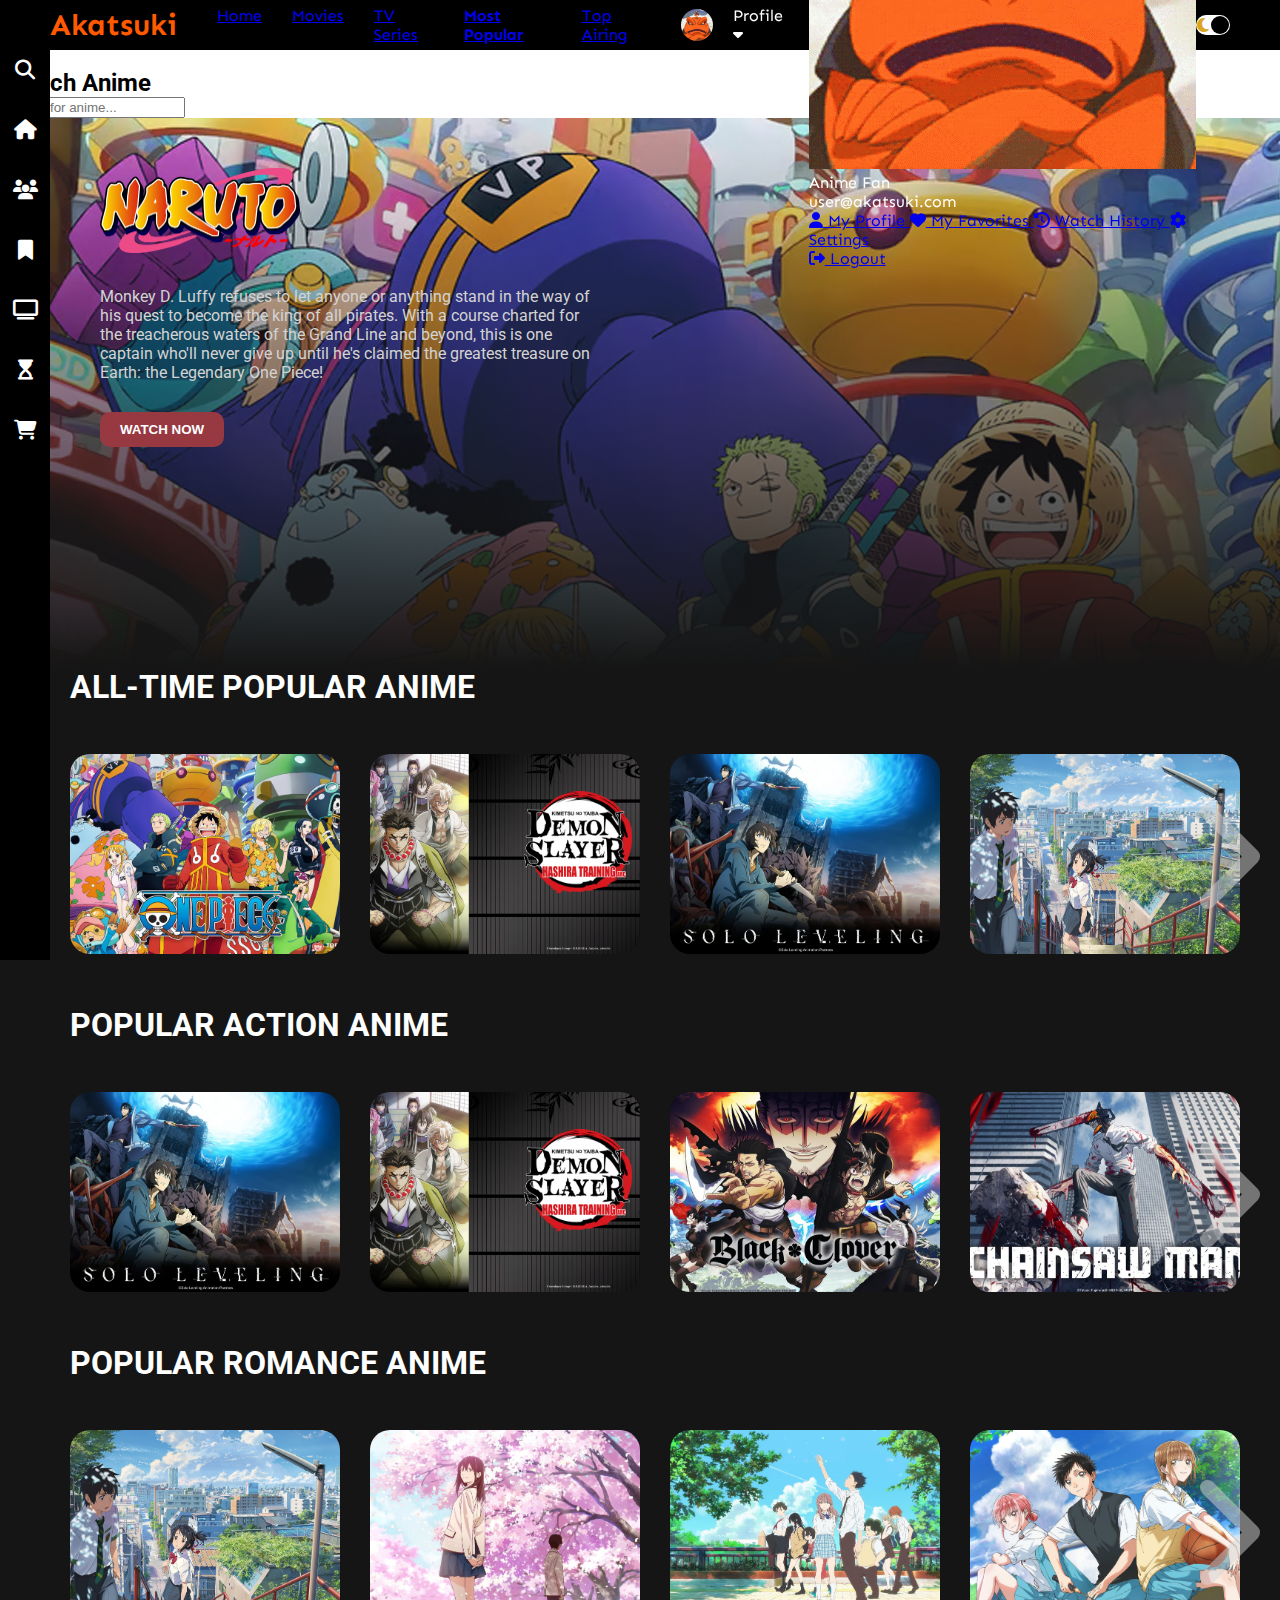
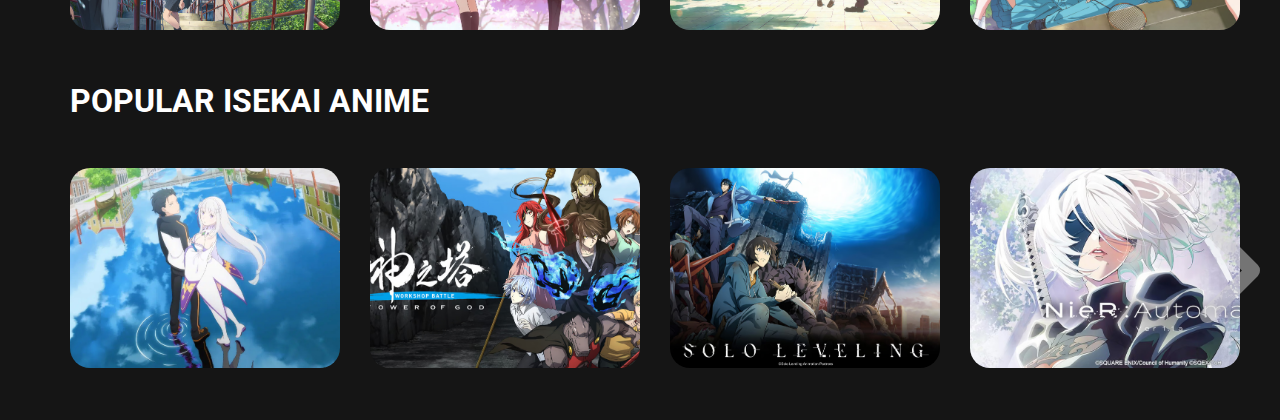
<file: popular.html>
<!DOCTYPE html>
<html lang="en">

<head>
    <meta charset="UTF-8">
    <meta http-equiv="X-UA-Compatible" content="IE=edge">
    <meta name="viewport" content="width=device-width, initial-scale=1.0">
    <link rel="stylesheet" href="style.css">
    <link rel="preconnect" href="https://fonts.googleapis.com">
    <link rel="preconnect" href="https://fonts.gstatic.com" crossorigin>
    <link href="https://fonts.googleapis.com/css2?family=Poppins:wght@300;400;500;600;700;800;900&family=Roboto:wght@100;300;400;500;700;900&family=Sen:wght@400;700;800&family=Inter:wght@300;400;500;600;700&display=swap" rel="stylesheet">
    <link rel="stylesheet" href="https://cdnjs.cloudflare.com/ajax/libs/font-awesome/6.4.0/css/all.min.css">
    <title>Most Popular - Akatsuki</title>
</head>

<body>
    <div class="navbar">
        <div class="navbar-container">
            <div class="logo-container">
                <h1 class="logo">Akatsuki</h1>
            </div>
            <div class="menu-container">
                <ul class="menu-list">
                    <li class="menu-list-item"><a href="index.html">Home</a></li>
                    <li class="menu-list-item"><a href="movies.html">Movies</a></li>
                    <li class="menu-list-item"><a href="tv-series.html">TV Series</a></li>
                    <li class="menu-list-item active"><a href="popular.html">Most Popular</a></li>
                    <li class="menu-list-item"><a href="top-airing.html">Top Airing</a></li>
                </ul>
            </div>
            <div class="profile-container">
                <img class="profile-picture" src="img/profile.gif" alt="">
                <div class="profile-text-container" id="profile-trigger">
                    <span class="profile-text">Profile</span>
                    <i class="fas fa-caret-down"></i>
                </div>
                <div class="profile-dropdown" id="profile-dropdown">
                    <div class="profile-dropdown-header">
                        <img src="img/profile.gif" alt="Profile" class="profile-dropdown-img">
                        <div>
                            <div class="profile-dropdown-name">Anime Fan</div>
                            <div class="profile-dropdown-email">user@akatsuki.com</div>
                        </div>
                    </div>
                    <div class="profile-dropdown-divider"></div>
                    <a href="#" class="profile-dropdown-item">
                        <i class="fas fa-user"></i> My Profile
                    </a>
                    <a href="#" class="profile-dropdown-item">
                        <i class="fas fa-heart"></i> My Favorites
                    </a>
                    <a href="#" class="profile-dropdown-item">
                        <i class="fas fa-history"></i> Watch History
                    </a>
                    <a href="#" class="profile-dropdown-item">
                        <i class="fas fa-cog"></i> Settings
                    </a>
                    <div class="profile-dropdown-divider"></div>
                    <a href="#" class="profile-dropdown-item logout">
                        <i class="fas fa-sign-out-alt"></i> Logout
                    </a>
                </div>
                <div class="toggle">
                    <i class="fas fa-moon toggle-icon"></i>
                    <i class="fas fa-sun toggle-icon"></i>
                    <div class="toggle-ball"></div>
                </div>
            </div>
        </div>
    </div>
    <div class="sidebar">
        <i class="left-menu-icon fas fa-search" id="search-icon" title="Search Anime"></i>
        <i class="left-menu-icon fas fa-home" id="home-icon" title="Home"></i>
        <i class="left-menu-icon fas fa-users" id="community-icon" title="Community"></i>
        <i class="left-menu-icon fas fa-bookmark" id="bookmark-icon" title="My Bookmarks"></i>
        <i class="left-menu-icon fas fa-tv" id="tv-icon" title="TV Series"></i>
        <i class="left-menu-icon fas fa-hourglass-start" id="airing-icon" title="Currently Airing"></i>
        <i class="left-menu-icon fas fa-shopping-cart" id="cart-icon" title="Shopping Cart"></i>
    </div>
    
    <!-- Search Modal -->
    <div class="search-modal" id="search-modal">
        <div class="search-modal-content">
            <span class="search-close">&times;</span>
            <h2>Search Anime</h2>
            <input type="text" id="search-input" class="search-input" placeholder="Search for anime...">
            <div id="search-results" class="search-results"></div>
        </div>
    </div>
    
    <div class="container">
        <div class="content-container">
            <div class="featured-content"
                style="background: linear-gradient(to bottom, rgba(0,0,0,0), #151515), url('img/17.jpg');">
                <img class="featured-title" src="img/f-t-1.png" alt="">
                <p class="featured-desc">Monkey D. Luffy refuses to let anyone or anything stand in the way of his quest to become the king of all pirates. With a course charted for the treacherous waters of the Grand Line and beyond, this is one captain who'll never give up until he's claimed the greatest treasure on Earth: the Legendary One Piece!</p>
                <button class="featured-button">WATCH NOW</button>
            </div>
            
            <div class="movie-list-container">
                <h1 class="movie-list-title">ALL-TIME POPULAR ANIME</h1>
                <div class="movie-list-wrapper">
                    <div class="movie-list">
                        <div class="movie-list-item">
                            <img class="movie-list-item-img" src="img/17.jpg" alt="">
                            <span class="movie-list-item-title">One Piece</span>
                            <p class="movie-list-item-desc">The epic tale of Monkey D. Luffy's journey to become the Pirate King.</p>
                            <button class="movie-list-item-button">Watch</button>
                        </div>
                        <div class="movie-list-item">
                            <img class="movie-list-item-img" src="img/19.jpg" alt="">
                            <span class="movie-list-item-title">Demon Slayer</span>
                            <p class="movie-list-item-desc">Tanjiro's quest to save his sister and defeat demons.</p>
                            <button class="movie-list-item-button">Watch</button>
                        </div>
                        <div class="movie-list-item">
                            <img class="movie-list-item-img" src="img/11.jpg" alt="">
                            <span class="movie-list-item-title">Solo Leveling</span>
                            <p class="movie-list-item-desc">From the weakest hunter to the strongest in the world.</p>
                            <button class="movie-list-item-button">Watch</button>
                        </div>
                        <div class="movie-list-item">
                            <img class="movie-list-item-img" src="img/6.jpg" alt="">
                            <span class="movie-list-item-title">Your Name.</span>
                            <p class="movie-list-item-desc">A stunning romance transcending time and space.</p>
                            <button class="movie-list-item-button">Watch</button>
                        </div>
                        <div class="movie-list-item">
                            <img class="movie-list-item-img" src="img/1.jpg" alt="">
                            <span class="movie-list-item-title">DAN DA DAN</span>
                            <p class="movie-list-item-desc">Paranormal forces meet teenage romance in this wild adventure.</p>
                            <button class="movie-list-item-button">Watch</button>
                        </div>
                        <div class="movie-list-item">
                            <img class="movie-list-item-img" src="img/15.jpg" alt="">
                            <span class="movie-list-item-title">Chainsaw Man</span>
                            <p class="movie-list-item-desc">Denji's journey as the Chainsaw Devil hunter.</p>
                            <button class="movie-list-item-button">Watch</button>
                        </div>
                        <div class="movie-list-item">
                            <img class="movie-list-item-img" src="img/5.jpg" alt="">
                            <span class="movie-list-item-title">Blue Lock</span>
                            <p class="movie-list-item-desc">The most intense soccer training program in anime history.</p>
                            <button class="movie-list-item-button">Watch</button>
                        </div>
                    </div>
                    <i class="fas fa-chevron-right arrow"></i>
                </div>
            </div>

            <div class="movie-list-container">
                <h1 class="movie-list-title">POPULAR ACTION ANIME</h1>
                <div class="movie-list-wrapper">
                    <div class="movie-list">
                        <div class="movie-list-item">
                            <img class="movie-list-item-img" src="img/11.jpg" alt="">
                            <span class="movie-list-item-title">Solo Leveling</span>
                            <p class="movie-list-item-desc">Sung Jinwoo rises from E-rank to the world's strongest hunter.</p>
                            <button class="movie-list-item-button">Watch</button>
                        </div>
                        <div class="movie-list-item">
                            <img class="movie-list-item-img" src="img/19.jpg" alt="">
                            <span class="movie-list-item-title">Demon Slayer</span>
                            <p class="movie-list-item-desc">Breathtaking battles against the twelve Kizuki.</p>
                            <button class="movie-list-item-button">Watch</button>
                        </div>
                        <div class="movie-list-item">
                            <img class="movie-list-item-img" src="img/12.jpg" alt="">
                            <span class="movie-list-item-title">Black Clover</span>
                            <p class="movie-list-item-desc">Asta's path to becoming the Wizard King despite having no magic.</p>
                            <button class="movie-list-item-button">Watch</button>
                        </div>
                        <div class="movie-list-item">
                            <img class="movie-list-item-img" src="img/15.jpg" alt="">
                            <span class="movie-list-item-title">Chainsaw Man</span>
                            <p class="movie-list-item-desc">Devils, demons, and chainsaw-powered carnage.</p>
                            <button class="movie-list-item-button">Watch</button>
                        </div>
                        <div class="movie-list-item">
                            <img class="movie-list-item-img" src="img/13.jpg" alt="">
                            <span class="movie-list-item-title">NieR:Automata Ver1.1a</span>
                            <p class="movie-list-item-desc">Androids fighting for humanity's survival.</p>
                            <button class="movie-list-item-button">Watch</button>
                        </div>
                        <div class="movie-list-item">
                            <img class="movie-list-item-img" src="img/18.jpg" alt="">
                            <span class="movie-list-item-title">Tower of God</span>
                            <p class="movie-list-item-desc">Climb the tower and achieve your wildest dreams.</p>
                            <button class="movie-list-item-button">Watch</button>
                        </div>
                        <div class="movie-list-item">
                            <img class="movie-list-item-img" src="img/17.jpg" alt="">
                            <span class="movie-list-item-title">One Piece</span>
                            <p class="movie-list-item-desc">Epic battles on the Grand Line.</p>
                            <button class="movie-list-item-button">Watch</button>
                        </div>
                    </div>
                    <i class="fas fa-chevron-right arrow"></i>
                </div>
            </div>

            <div class="movie-list-container">
                <h1 class="movie-list-title">POPULAR ROMANCE ANIME</h1>
                <div class="movie-list-wrapper">
                    <div class="movie-list">
                        <div class="movie-list-item">
                            <img class="movie-list-item-img" src="img/6.jpg" alt="">
                            <span class="movie-list-item-title">Your Name.</span>
                            <p class="movie-list-item-desc">The most beloved romance anime of all time.</p>
                            <button class="movie-list-item-button">Watch</button>
                        </div>
                        <div class="movie-list-item">
                            <img class="movie-list-item-img" src="img/7.jpg" alt="">
                            <span class="movie-list-item-title">I Want to Eat Your Pancreas</span>
                            <p class="movie-list-item-desc">A heartfelt story that will move you to tears.</p>
                            <button class="movie-list-item-button">Watch</button>
                        </div>
                        <div class="movie-list-item">
                            <img class="movie-list-item-img" src="img/8.jpg" alt="">
                            <span class="movie-list-item-title">A Silent Voice</span>
                            <p class="movie-list-item-desc">Redemption, forgiveness, and the power of connection.</p>
                            <button class="movie-list-item-button">Watch</button>
                        </div>
                        <div class="movie-list-item">
                            <img class="movie-list-item-img" src="img/2.jpg" alt="">
                            <span class="movie-list-item-title">Blue Box</span>
                            <p class="movie-list-item-desc">Sports and romance blend perfectly in this charming series.</p>
                            <button class="movie-list-item-button">Watch</button>
                        </div>
                        <div class="movie-list-item">
                            <img class="movie-list-item-img" src="img/4.jpg" alt="">
                            <span class="movie-list-item-title">365 Days to the Wedding</span>
                            <p class="movie-list-item-desc">Two introverts find love in unexpected circumstances.</p>
                            <button class="movie-list-item-button">Watch</button>
                        </div>
                        <div class="movie-list-item">
                            <img class="movie-list-item-img" src="img/3.jpg" alt="">
                            <span class="movie-list-item-title">Tying the Knot with an Amagami Sister</span>
                            <p class="movie-list-item-desc">A romantic comedy with traditional Japanese culture.</p>
                            <button class="movie-list-item-button">Watch</button>
                        </div>
                        <div class="movie-list-item">
                            <img class="movie-list-item-img" src="img/10.jpg" alt="">
                            <span class="movie-list-item-title">You are Ms. Servant</span>
                            <p class="movie-list-item-desc">An adorable romantic comedy with a mysterious twist.</p>
                            <button class="movie-list-item-button">Watch</button>
                        </div>
                    </div>
                    <i class="fas fa-chevron-right arrow"></i>
                </div>
            </div>

            <div class="movie-list-container">
                <h1 class="movie-list-title">POPULAR ISEKAI ANIME</h1>
                <div class="movie-list-wrapper">
                    <div class="movie-list">
                        <div class="movie-list-item">
                            <img class="movie-list-item-img" src="img/9.jpg" alt="">
                            <span class="movie-list-item-title">Re:ZERO</span>
                            <p class="movie-list-item-desc">Subaru's time-loop adventure in a fantasy world.</p>
                            <button class="movie-list-item-button">Watch</button>
                        </div>
                        <div class="movie-list-item">
                            <img class="movie-list-item-img" src="img/18.jpg" alt="">
                            <span class="movie-list-item-title">Tower of God</span>
                            <p class="movie-list-item-desc">A tower that grants any wish to those who reach the top.</p>
                            <button class="movie-list-item-button">Watch</button>
                        </div>
                        <div class="movie-list-item">
                            <img class="movie-list-item-img" src="img/11.jpg" alt="">
                            <span class="movie-list-item-title">Solo Leveling</span>
                            <p class="movie-list-item-desc">A game-like system transforms the weakest hunter.</p>
                            <button class="movie-list-item-button">Watch</button>
                        </div>
                        <div class="movie-list-item">
                            <img class="movie-list-item-img" src="img/13.jpg" alt="">
                            <span class="movie-list-item-title">NieR:Automata Ver1.1a</span>
                            <p class="movie-list-item-desc">Androids in a post-apocalyptic Earth.</p>
                            <button class="movie-list-item-button">Watch</button>
                        </div>
                        <div class="movie-list-item">
                            <img class="movie-list-item-img" src="img/16.jpg" alt="">
                            <span class="movie-list-item-title">takt op.Destiny</span>
                            <p class="movie-list-item-desc">Music and destiny collide in a unique fantasy world.</p>
                            <button class="movie-list-item-button">Watch</button>
                        </div>
                        <div class="movie-list-item">
                            <img class="movie-list-item-img" src="img/12.jpg" alt="">
                            <span class="movie-list-item-title">Black Clover</span>
                            <p class="movie-list-item-desc">A magical world where dreams can come true.</p>
                            <button class="movie-list-item-button">Watch</button>
                        </div>
                        <div class="movie-list-item">
                            <img class="movie-list-item-img" src="img/1.jpg" alt="">
                            <span class="movie-list-item-title">DAN DA DAN</span>
                            <p class="movie-list-item-desc">A supernatural adventure unlike any other.</p>
                            <button class="movie-list-item-button">Watch</button>
                        </div>
                    </div>
                    <i class="fas fa-chevron-right arrow"></i>
                </div>
            </div>
        </div>
    </div>
    <script src="app.js"></script>
</body>

</html>
</file>
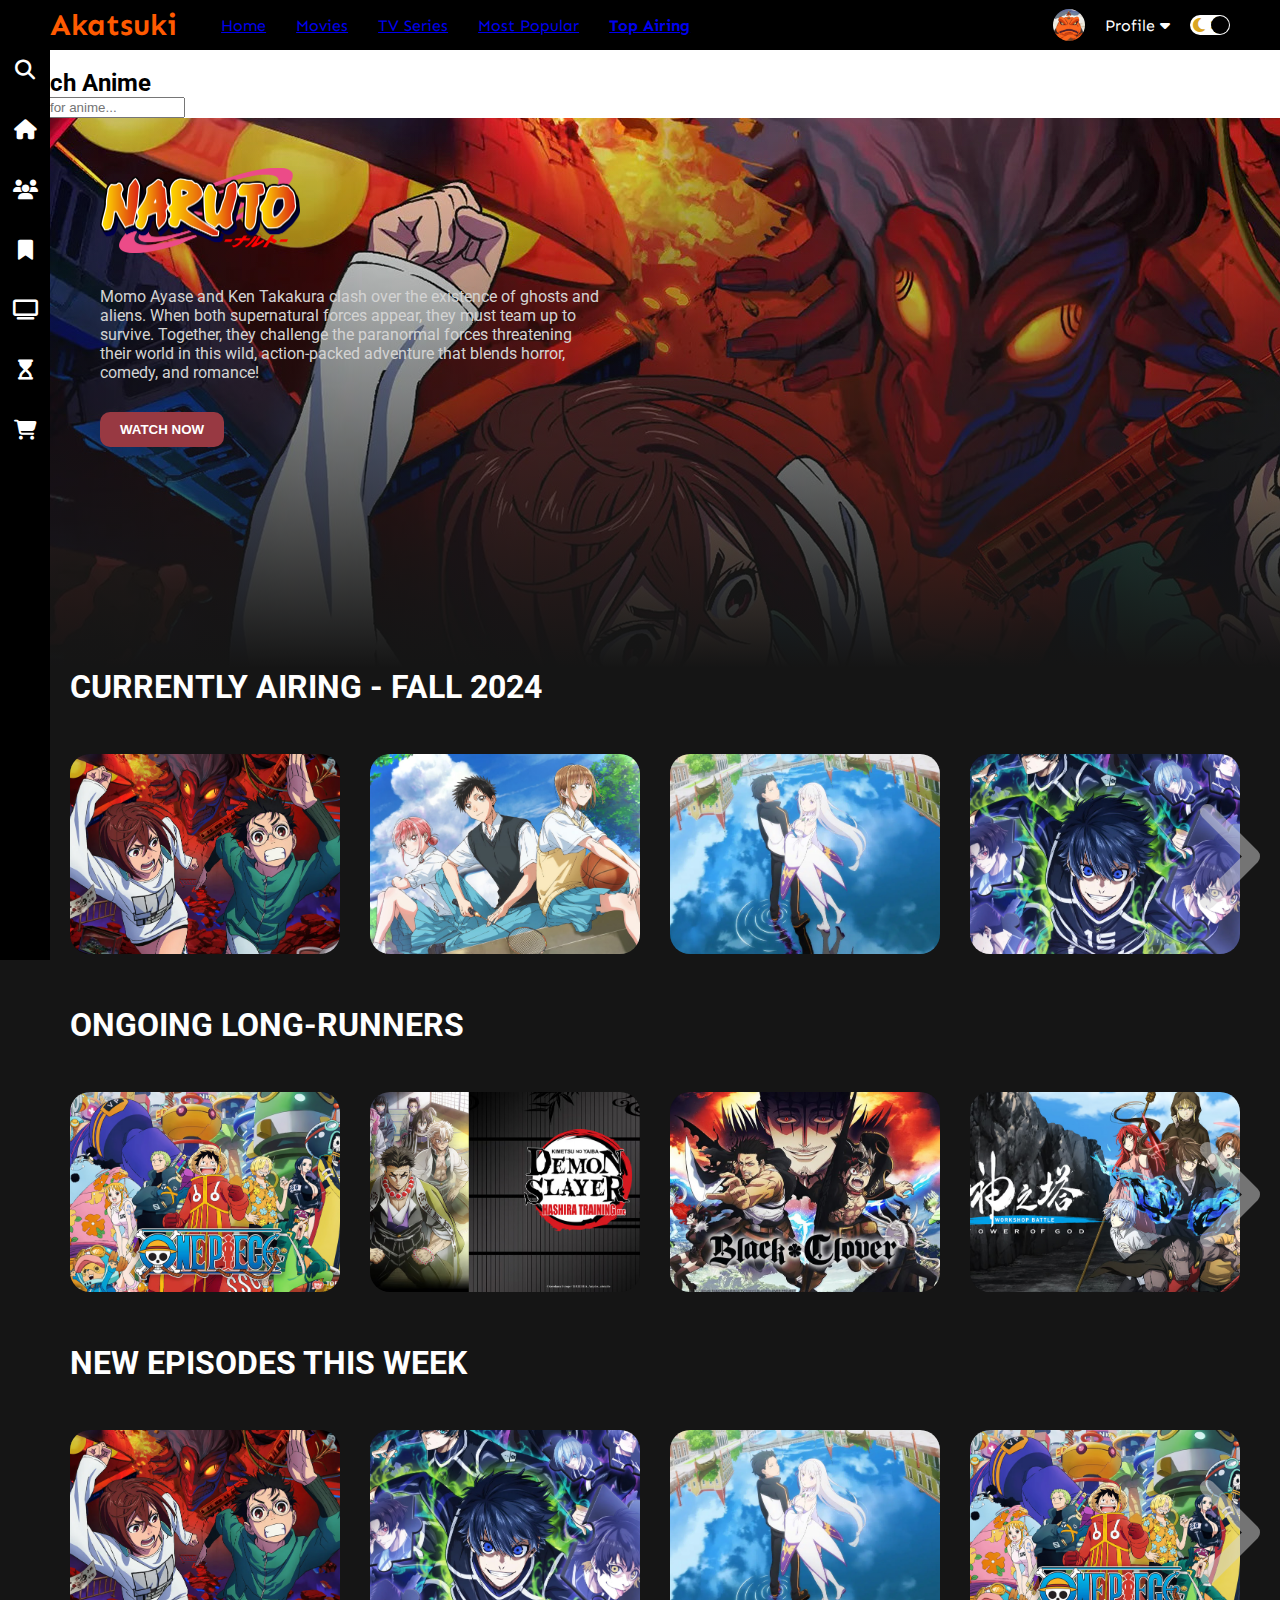
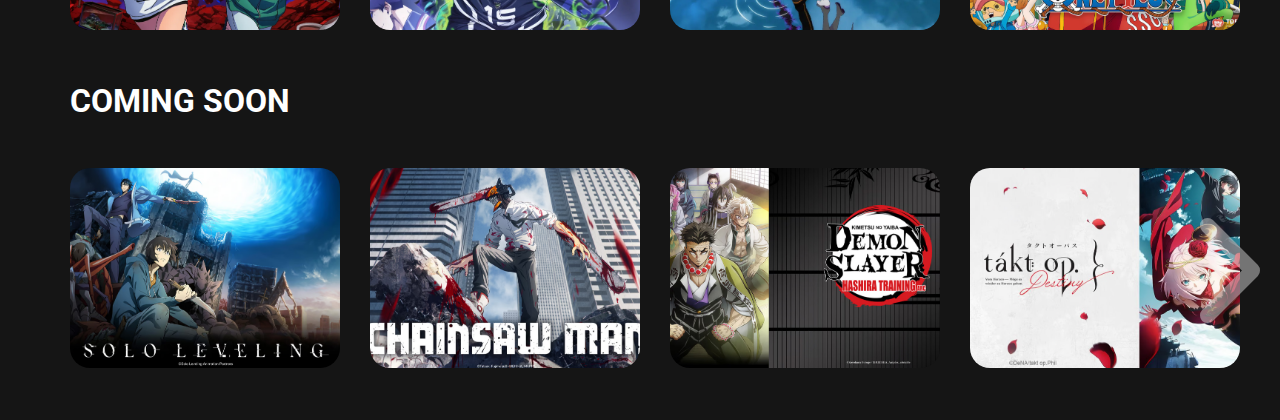
<file: top-airing.html>
<!DOCTYPE html>
<html lang="en">

<head>
    <meta charset="UTF-8">
    <meta http-equiv="X-UA-Compatible" content="IE=edge">
    <meta name="viewport" content="width=device-width, initial-scale=1.0">
    <link rel="stylesheet" href="style.css">
    <link rel="preconnect" href="https://fonts.googleapis.com">
    <link rel="preconnect" href="https://fonts.gstatic.com" crossorigin>
    <link href="https://fonts.googleapis.com/css2?family=Poppins:wght@300;400;500;600;700;800;900&family=Roboto:wght@100;300;400;500;700;900&family=Sen:wght@400;700;800&family=Inter:wght@300;400;500;600;700&display=swap" rel="stylesheet">
    <link rel="stylesheet" href="https://cdnjs.cloudflare.com/ajax/libs/font-awesome/6.4.0/css/all.min.css">
    <title>Top Airing - Akatsuki</title>
</head>

<body>
    <div class="navbar">
        <div class="navbar-container">
            <div class="logo-container">
                <h1 class="logo">Akatsuki</h1>
            </div>
            <div class="menu-container">
                <ul class="menu-list">
                    <li class="menu-list-item"><a href="index.html">Home</a></li>
                    <li class="menu-list-item"><a href="movies.html">Movies</a></li>
                    <li class="menu-list-item"><a href="tv-series.html">TV Series</a></li>
                    <li class="menu-list-item"><a href="popular.html">Most Popular</a></li>
                    <li class="menu-list-item active"><a href="top-airing.html">Top Airing</a></li>
                </ul>
            </div>
            <div class="profile-container">
                <img class="profile-picture" src="img/profile.gif" alt="">
                <div class="profile-text-container">
                    <span class="profile-text">Profile</span>
                    <i class="fas fa-caret-down"></i>
                </div>
                <div class="toggle">
                    <i class="fas fa-moon toggle-icon"></i>
                    <i class="fas fa-sun toggle-icon"></i>
                    <div class="toggle-ball"></div>
                </div>
            </div>
        </div>
    </div>
    <div class="sidebar">
        <i class="left-menu-icon fas fa-search" id="search-icon"></i>
        <i class="left-menu-icon fas fa-home"></i>
        <i class="left-menu-icon fas fa-users"></i>
        <i class="left-menu-icon fas fa-bookmark"></i>
        <i class="left-menu-icon fas fa-tv"></i>
        <i class="left-menu-icon fas fa-hourglass-start"></i>
        <i class="left-menu-icon fas fa-shopping-cart"></i>
    </div>
    
    <!-- Search Modal -->
    <div class="search-modal" id="search-modal">
        <div class="search-modal-content">
            <span class="search-close">&times;</span>
            <h2>Search Anime</h2>
            <input type="text" id="search-input" class="search-input" placeholder="Search for anime...">
            <div id="search-results" class="search-results"></div>
        </div>
    </div>
    
    <div class="container">
        <div class="content-container">
            <div class="featured-content"
                style="background: linear-gradient(to bottom, rgba(0,0,0,0), #151515), url('img/1.jpg');">
                <img class="featured-title" src="img/f-t-1.png" alt="">
                <p class="featured-desc">Momo Ayase and Ken Takakura clash over the existence of ghosts and aliens. When both supernatural forces appear, they must team up to survive. Together, they challenge the paranormal forces threatening their world in this wild, action-packed adventure that blends horror, comedy, and romance!</p>
                <button class="featured-button">WATCH NOW</button>
            </div>
            
            <div class="movie-list-container">
                <h1 class="movie-list-title">CURRENTLY AIRING - FALL 2024</h1>
                <div class="movie-list-wrapper">
                    <div class="movie-list">
                        <div class="movie-list-item">
                            <img class="movie-list-item-img" src="img/1.jpg" alt="">
                            <span class="movie-list-item-title">DAN DA DAN</span>
                            <p class="movie-list-item-desc">Together, they must challenge the paranormal forces threatening their world.</p>
                            <button class="movie-list-item-button">Watch</button>
                        </div>
                        <div class="movie-list-item">
                            <img class="movie-list-item-img" src="img/2.jpg" alt="">
                            <span class="movie-list-item-title">Blue Box</span>
                            <p class="movie-list-item-desc">Taiki Inomata loves badminton and dreams of reaching nationals.</p>
                            <button class="movie-list-item-button">Watch</button>
                        </div>
                        <div class="movie-list-item">
                            <img class="movie-list-item-img" src="img/9.jpg" alt="">
                            <span class="movie-list-item-title">Re:ZERO Season 3</span>
                            <p class="movie-list-item-desc">The third season of Re:Zero kara Hajimeru Isekai Seikatsu.</p>
                            <button class="movie-list-item-button">Watch</button>
                        </div>
                        <div class="movie-list-item">
                            <img class="movie-list-item-img" src="img/5.jpg" alt="">
                            <span class="movie-list-item-title">Blue Lock Season 2</span>
                            <p class="movie-list-item-desc">The intense soccer training program continues!</p>
                            <button class="movie-list-item-button">Watch</button>
                        </div>
                        <div class="movie-list-item">
                            <img class="movie-list-item-img" src="img/4.jpg" alt="">
                            <span class="movie-list-item-title">365 Days to the Wedding</span>
                            <p class="movie-list-item-desc">Takuya and Rika navigate their fake relationship.</p>
                            <button class="movie-list-item-button">Watch</button>
                        </div>
                        <div class="movie-list-item">
                            <img class="movie-list-item-img" src="img/10.jpg" alt="">
                            <span class="movie-list-item-title">You are Ms. Servant</span>
                            <p class="movie-list-item-desc">A mysterious maid appears at Hitoyoshi's door.</p>
                            <button class="movie-list-item-button">Watch</button>
                        </div>
                        <div class="movie-list-item">
                            <img class="movie-list-item-img" src="img/3.jpg" alt="">
                            <span class="movie-list-item-title">Tying the Knot with an Amagami Sister</span>
                            <p class="movie-list-item-desc">Uryu Kamihate's journey at a shrine continues.</p>
                            <button class="movie-list-item-button">Watch</button>
                        </div>
                    </div>
                    <i class="fas fa-chevron-right arrow"></i>
                </div>
            </div>

            <div class="movie-list-container">
                <h1 class="movie-list-title">ONGOING LONG-RUNNERS</h1>
                <div class="movie-list-wrapper">
                    <div class="movie-list">
                        <div class="movie-list-item">
                            <img class="movie-list-item-img" src="img/17.jpg" alt="">
                            <span class="movie-list-item-title">One Piece</span>
                            <p class="movie-list-item-desc">The Straw Hats continue their journey through the Egghead Arc!</p>
                            <button class="movie-list-item-button">Watch</button>
                        </div>
                        <div class="movie-list-item">
                            <img class="movie-list-item-img" src="img/19.jpg" alt="">
                            <span class="movie-list-item-title">Demon Slayer</span>
                            <p class="movie-list-item-desc">The Hashira Training Arc brings new challenges.</p>
                            <button class="movie-list-item-button">Watch</button>
                        </div>
                        <div class="movie-list-item">
                            <img class="movie-list-item-img" src="img/12.jpg" alt="">
                            <span class="movie-list-item-title">Black Clover</span>
                            <p class="movie-list-item-desc">Asta's quest to become Wizard King continues!</p>
                            <button class="movie-list-item-button">Watch</button>
                        </div>
                        <div class="movie-list-item">
                            <img class="movie-list-item-img" src="img/18.jpg" alt="">
                            <span class="movie-list-item-title">Tower of God</span>
                            <p class="movie-list-item-desc">Bam climbs higher in the mysterious tower.</p>
                            <button class="movie-list-item-button">Watch</button>
                        </div>
                        <div class="movie-list-item">
                            <img class="movie-list-item-img" src="img/13.jpg" alt="">
                            <span class="movie-list-item-title">NieR:Automata Ver1.1a</span>
                            <p class="movie-list-item-desc">2B and 9S continue their mission on Earth.</p>
                            <button class="movie-list-item-button">Watch</button>
                        </div>
                        <div class="movie-list-item">
                            <img class="movie-list-item-img" src="img/11.jpg" alt="">
                            <span class="movie-list-item-title">Solo Leveling</span>
                            <p class="movie-list-item-desc">Sung Jinwoo faces even stronger opponents!</p>
                            <button class="movie-list-item-button">Watch</button>
                        </div>
                        <div class="movie-list-item">
                            <img class="movie-list-item-img" src="img/15.jpg" alt="">
                            <span class="movie-list-item-title">Chainsaw Man</span>
                            <p class="movie-list-item-desc">Denji battles devils in new episodes!</p>
                            <button class="movie-list-item-button">Watch</button>
                        </div>
                    </div>
                    <i class="fas fa-chevron-right arrow"></i>
                </div>
            </div>

            <div class="movie-list-container">
                <h1 class="movie-list-title">NEW EPISODES THIS WEEK</h1>
                <div class="movie-list-wrapper">
                    <div class="movie-list">
                        <div class="movie-list-item">
                            <img class="movie-list-item-img" src="img/1.jpg" alt="">
                            <span class="movie-list-item-title">DAN DA DAN - EP 8</span>
                            <p class="movie-list-item-desc">New episode available! Watch the latest supernatural adventure.</p>
                            <button class="movie-list-item-button">Watch</button>
                        </div>
                        <div class="movie-list-item">
                            <img class="movie-list-item-img" src="img/5.jpg" alt="">
                            <span class="movie-list-item-title">Blue Lock S2 - EP 7</span>
                            <p class="movie-list-item-desc">The competition heats up in the latest episode!</p>
                            <button class="movie-list-item-button">Watch</button>
                        </div>
                        <div class="movie-list-item">
                            <img class="movie-list-item-img" src="img/9.jpg" alt="">
                            <span class="movie-list-item-title">Re:ZERO S3 - EP 6</span>
                            <p class="movie-list-item-desc">Subaru faces new challenges this week!</p>
                            <button class="movie-list-item-button">Watch</button>
                        </div>
                        <div class="movie-list-item">
                            <img class="movie-list-item-img" src="img/17.jpg" alt="">
                            <span class="movie-list-item-title">One Piece - EP 1120</span>
                            <p class="movie-list-item-desc">The Egghead Arc continues with epic new developments!</p>
                            <button class="movie-list-item-button">Watch</button>
                        </div>
                        <div class="movie-list-item">
                            <img class="movie-list-item-img" src="img/2.jpg" alt="">
                            <span class="movie-list-item-title">Blue Box - EP 9</span>
                            <p class="movie-list-item-desc">Romance and sports collide in the newest episode!</p>
                            <button class="movie-list-item-button">Watch</button>
                        </div>
                        <div class="movie-list-item">
                            <img class="movie-list-item-img" src="img/4.jpg" alt="">
                            <span class="movie-list-item-title">365 Days - EP 10</span>
                            <p class="movie-list-item-desc">The countdown to the wedding continues!</p>
                            <button class="movie-list-item-button">Watch</button>
                        </div>
                        <div class="movie-list-item">
                            <img class="movie-list-item-img" src="img/10.jpg" alt="">
                            <span class="movie-list-item-title">Ms. Servant - EP 11</span>
                            <p class="movie-list-item-desc">More mysteries revealed in the latest episode!</p>
                            <button class="movie-list-item-button">Watch</button>
                        </div>
                    </div>
                    <i class="fas fa-chevron-right arrow"></i>
                </div>
            </div>

            <div class="movie-list-container">
                <h1 class="movie-list-title">COMING SOON</h1>
                <div class="movie-list-wrapper">
                    <div class="movie-list">
                        <div class="movie-list-item">
                            <img class="movie-list-item-img" src="img/11.jpg" alt="">
                            <span class="movie-list-item-title">Solo Leveling Season 2</span>
                            <p class="movie-list-item-desc">Sung Jinwoo returns for more epic battles!</p>
                            <button class="movie-list-item-button">Watch</button>
                        </div>
                        <div class="movie-list-item">
                            <img class="movie-list-item-img" src="img/15.jpg" alt="">
                            <span class="movie-list-item-title">Chainsaw Man Season 2</span>
                            <p class="movie-list-item-desc">Denji's story continues with new devils to fight!</p>
                            <button class="movie-list-item-button">Watch</button>
                        </div>
                        <div class="movie-list-item">
                            <img class="movie-list-item-img" src="img/19.jpg" alt="">
                            <span class="movie-list-item-title">Demon Slayer: Infinity Castle</span>
                            <p class="movie-list-item-desc">The final arc is coming soon!</p>
                            <button class="movie-list-item-button">Watch</button>
                        </div>
                        <div class="movie-list-item">
                            <img class="movie-list-item-img" src="img/16.jpg" alt="">
                            <span class="movie-list-item-title">Spy x Family Season 3</span>
                            <p class="movie-list-item-desc">The Forger family returns for more adventures!</p>
                            <button class="movie-list-item-button">Watch</button>
                        </div>
                        <div class="movie-list-item">
                            <img class="movie-list-item-img" src="img/13.jpg" alt="">
                            <span class="movie-list-item-title">NieR:Automata Season 2</span>
                            <p class="movie-list-item-desc">More android battles coming your way!</p>
                            <button class="movie-list-item-button">Watch</button>
                        </div>
                        <div class="movie-list-item">
                            <img class="movie-list-item-img" src="img/18.jpg" alt="">
                            <span class="movie-list-item-title">Tower of God Season 3</span>
                            <p class="movie-list-item-desc">Continue climbing the mysterious tower!</p>
                            <button class="movie-list-item-button">Watch</button>
                        </div>
                        <div class="movie-list-item">
                            <img class="movie-list-item-img" src="img/12.jpg" alt="">
                            <span class="movie-list-item-title">Black Clover: New Arc</span>
                            <p class="movie-list-item-desc">Asta's journey continues in an all-new arc!</p>
                            <button class="movie-list-item-button">Watch</button>
                        </div>
                    </div>
                    <i class="fas fa-chevron-right arrow"></i>
                </div>
            </div>
        </div>
    </div>
    <script src="app.js"></script>
</body>

</html>
</file>
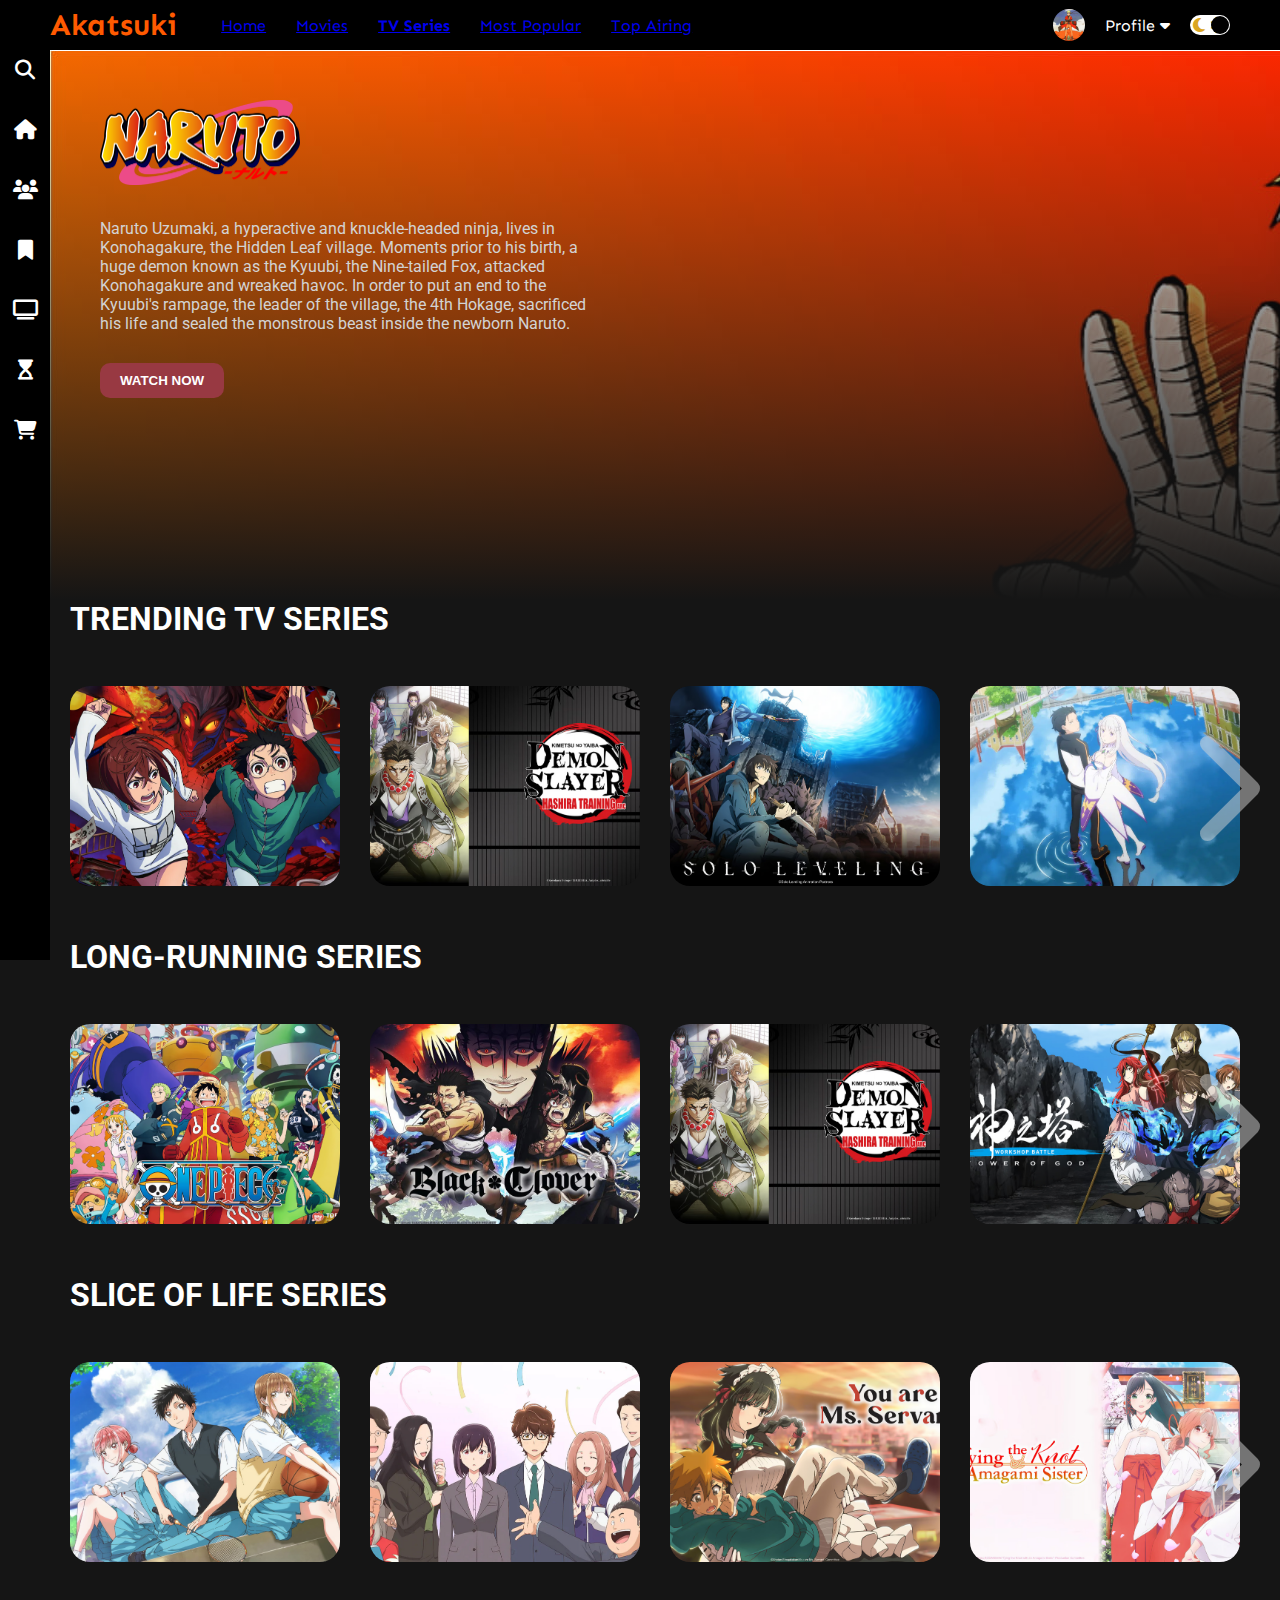
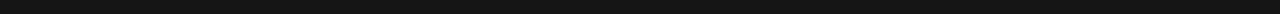
<file: tv-series.html>
<!DOCTYPE html>
<html lang="en">

<head>
    <meta charset="UTF-8">
    <meta http-equiv="X-UA-Compatible" content="IE=edge">
    <meta name="viewport" content="width=device-width, initial-scale=1.0">
    <link rel="stylesheet" href="style.css">
    <link rel="preconnect" href="https://fonts.googleapis.com">
    <link rel="preconnect" href="https://fonts.gstatic.com" crossorigin>
    <link href="https://fonts.googleapis.com/css2?family=Poppins:wght@300;400;500;600;700;800;900&family=Roboto:wght@100;300;400;500;700;900&family=Sen:wght@400;700;800&family=Inter:wght@300;400;500;600;700&display=swap" rel="stylesheet">
    <link rel="stylesheet" href="https://cdnjs.cloudflare.com/ajax/libs/font-awesome/6.4.0/css/all.min.css">
    <title>TV Series - Akatsuki</title>
</head>

<body>
    <div class="navbar">
        <div class="navbar-container">
            <div class="logo-container">
                <h1 class="logo">Akatsuki</h1>
            </div>
            <div class="menu-container">
                <ul class="menu-list">
                    <li class="menu-list-item"><a href="index.html">Home</a></li>
                    <li class="menu-list-item"><a href="movies.html">Movies</a></li>
                    <li class="menu-list-item active"><a href="tv-series.html">TV Series</a></li>
                    <li class="menu-list-item"><a href="popular.html">Most Popular</a></li>
                    <li class="menu-list-item"><a href="top-airing.html">Top Airing</a></li>
                </ul>
            </div>
            <div class="profile-container">
                <img class="profile-picture" src="img/profile.gif" alt="">
                <div class="profile-text-container">
                    <span class="profile-text">Profile</span>
                    <i class="fas fa-caret-down"></i>
                </div>
                <div class="toggle">
                    <i class="fas fa-moon toggle-icon"></i>
                    <i class="fas fa-sun toggle-icon"></i>
                    <div class="toggle-ball"></div>
                </div>
            </div>
        </div>
    </div>
    <div class="sidebar">
        <i class="left-menu-icon fas fa-search"></i>
        <i class="left-menu-icon fas fa-home"></i>
        <i class="left-menu-icon fas fa-users"></i>
        <i class="left-menu-icon fas fa-bookmark"></i>
        <i class="left-menu-icon fas fa-tv"></i>
        <i class="left-menu-icon fas fa-hourglass-start"></i>
        <i class="left-menu-icon fas fa-shopping-cart"></i>
    </div>
    <div class="container">
        <div class="content-container">
            <div class="featured-content"
                style="background: linear-gradient(to bottom, rgba(0,0,0,0), #151515), url('img/f-1.jpg');">
                <img class="featured-title" src="img/f-t-1.png" alt="">
                <p class="featured-desc">Naruto Uzumaki, a hyperactive and knuckle-headed ninja, lives in Konohagakure, the Hidden Leaf village. Moments prior to his birth, a huge demon known as the Kyuubi, the Nine-tailed Fox, attacked Konohagakure and wreaked havoc. In order to put an end to the Kyuubi's rampage, the leader of the village, the 4th Hokage, sacrificed his life and sealed the monstrous beast inside the newborn Naruto.</p>
                <button class="featured-button">WATCH NOW</button>
            </div>
            
            <div class="movie-list-container">
                <h1 class="movie-list-title">TRENDING TV SERIES</h1>
                <div class="movie-list-wrapper">
                    <div class="movie-list">
                        <div class="movie-list-item">
                            <img class="movie-list-item-img" src="img/1.jpg" alt="">
                            <span class="movie-list-item-title">DAN DA DAN</span>
                            <p class="movie-list-item-desc">Together, they must challenge the paranormal forces threatening their world.</p>
                            <button class="movie-list-item-button">Watch</button>
                        </div>
                        <div class="movie-list-item">
                            <img class="movie-list-item-img" src="img/19.jpg" alt="">
                            <span class="movie-list-item-title">Demon Slayer</span>
                            <p class="movie-list-item-desc">It is the Taisho Period in Japan. Tanjiro sets out on the path of the Demon Slayer.</p>
                            <button class="movie-list-item-button">Watch</button>
                        </div>
                        <div class="movie-list-item">
                            <img class="movie-list-item-img" src="img/11.jpg" alt="">
                            <span class="movie-list-item-title">Solo Leveling</span>
                            <p class="movie-list-item-desc">They say whatever doesn't kill you makes you stronger, but that's not the case for Sung Jinwoo.</p>
                            <button class="movie-list-item-button">Watch</button>
                        </div>
                        <div class="movie-list-item">
                            <img class="movie-list-item-img" src="img/9.jpg" alt="">
                            <span class="movie-list-item-title">Re:ZERO</span>
                            <p class="movie-list-item-desc">The third season of Re:Zero kara Hajimeru Isekai Seikatsu.</p>
                            <button class="movie-list-item-button">Watch</button>
                        </div>
                        <div class="movie-list-item">
                            <img class="movie-list-item-img" src="img/5.jpg" alt="">
                            <span class="movie-list-item-title">Blue Lock</span>
                            <p class="movie-list-item-desc">Japan's desire for World Cup glory leads to a new rigorous training program.</p>
                            <button class="movie-list-item-button">Watch</button>
                        </div>
                        <div class="movie-list-item">
                            <img class="movie-list-item-img" src="img/15.jpg" alt="">
                            <span class="movie-list-item-title">Chainsaw Man</span>
                            <p class="movie-list-item-desc">Denji is a young boy who works as a Devil Hunter with the Chainsaw Devil Pochita.</p>
                            <button class="movie-list-item-button">Watch</button>
                        </div>
                        <div class="movie-list-item">
                            <img class="movie-list-item-img" src="img/12.jpg" alt="">
                            <span class="movie-list-item-title">Black Clover</span>
                            <p class="movie-list-item-desc">In a world where magic is everything, Asta and Yuno pursue their dreams.</p>
                            <button class="movie-list-item-button">Watch</button>
                        </div>
                    </div>
                    <i class="fas fa-chevron-right arrow"></i>
                </div>
            </div>

            <div class="movie-list-container">
                <h1 class="movie-list-title">LONG-RUNNING SERIES</h1>
                <div class="movie-list-wrapper">
                    <div class="movie-list">
                        <div class="movie-list-item">
                            <img class="movie-list-item-img" src="img/17.jpg" alt="">
                            <span class="movie-list-item-title">One Piece</span>
                            <p class="movie-list-item-desc">Embark on a voyage of a lifetime with Monkey D. Luffy and his crew.</p>
                            <button class="movie-list-item-button">Watch</button>
                        </div>
                        <div class="movie-list-item">
                            <img class="movie-list-item-img" src="img/12.jpg" alt="">
                            <span class="movie-list-item-title">Black Clover</span>
                            <p class="movie-list-item-desc">Follow Asta's journey to become the Wizard King.</p>
                            <button class="movie-list-item-button">Watch</button>
                        </div>
                        <div class="movie-list-item">
                            <img class="movie-list-item-img" src="img/19.jpg" alt="">
                            <span class="movie-list-item-title">Demon Slayer</span>
                            <p class="movie-list-item-desc">Tanjiro's quest to turn his sister back into a human.</p>
                            <button class="movie-list-item-button">Watch</button>
                        </div>
                        <div class="movie-list-item">
                            <img class="movie-list-item-img" src="img/18.jpg" alt="">
                            <span class="movie-list-item-title">Tower of God</span>
                            <p class="movie-list-item-desc">Reach the top, and everything will be yours.</p>
                            <button class="movie-list-item-button">Watch</button>
                        </div>
                        <div class="movie-list-item">
                            <img class="movie-list-item-img" src="img/13.jpg" alt="">
                            <span class="movie-list-item-title">NieR:Automata Ver1.1a</span>
                            <p class="movie-list-item-desc">Androids battle for the future of humanity.</p>
                            <button class="movie-list-item-button">Watch</button>
                        </div>
                        <div class="movie-list-item">
                            <img class="movie-list-item-img" src="img/9.jpg" alt="">
                            <span class="movie-list-item-title">Re:ZERO</span>
                            <p class="movie-list-item-desc">Subaru's journey through death and rebirth continues.</p>
                            <button class="movie-list-item-button">Watch</button>
                        </div>
                        <div class="movie-list-item">
                            <img class="movie-list-item-img" src="img/16.jpg" alt="">
                            <span class="movie-list-item-title">takt op.Destiny</span>
                            <p class="movie-list-item-desc">Music and fate intertwine in a post-apocalyptic world.</p>
                            <button class="movie-list-item-button">Watch</button>
                        </div>
                    </div>
                    <i class="fas fa-chevron-right arrow"></i>
                </div>
            </div>

            <div class="movie-list-container">
                <h1 class="movie-list-title">SLICE OF LIFE SERIES</h1>
                <div class="movie-list-wrapper">
                    <div class="movie-list">
                        <div class="movie-list-item">
                            <img class="movie-list-item-img" src="img/2.jpg" alt="">
                            <span class="movie-list-item-title">Blue Box</span>
                            <p class="movie-list-item-desc">Taiki Inomata loves badminton and dreams of reaching nationals.</p>
                            <button class="movie-list-item-button">Watch</button>
                        </div>
                        <div class="movie-list-item">
                            <img class="movie-list-item-img" src="img/4.jpg" alt="">
                            <span class="movie-list-item-title">365 Days to the Wedding</span>
                            <p class="movie-list-item-desc">Two introverted coworkers navigate love and life in Tokyo.</p>
                            <button class="movie-list-item-button">Watch</button>
                        </div>
                        <div class="movie-list-item">
                            <img class="movie-list-item-img" src="img/10.jpg" alt="">
                            <span class="movie-list-item-title">You are Ms. Servant</span>
                            <p class="movie-list-item-desc">Hitoyoshi's life changes when a mysterious maid appears at his door.</p>
                            <button class="movie-list-item-button">Watch</button>
                        </div>
                        <div class="movie-list-item">
                            <img class="movie-list-item-img" src="img/3.jpg" alt="">
                            <span class="movie-list-item-title">Tying the Knot with an Amagami Sister</span>
                            <p class="movie-list-item-desc">Uryu Kamihate's journey through school and romance.</p>
                            <button class="movie-list-item-button">Watch</button>
                        </div>
                        <div class="movie-list-item">
                            <img class="movie-list-item-img" src="img/8.jpg" alt="">
                            <span class="movie-list-item-title">A Silent Voice</span>
                            <p class="movie-list-item-desc">A touching story about redemption and friendship.</p>
                            <button class="movie-list-item-button">Watch</button>
                        </div>
                        <div class="movie-list-item">
                            <img class="movie-list-item-img" src="img/6.jpg" alt="">
                            <span class="movie-list-item-title">Your Name.</span>
                            <p class="movie-list-item-desc">Two strangers connected by fate and dreams.</p>
                            <button class="movie-list-item-button">Watch</button>
                        </div>
                        <div class="movie-list-item">
                            <img class="movie-list-item-img" src="img/7.jpg" alt="">
                            <span class="movie-list-item-title">I Want to Eat Your Pancreas</span>
                            <p class="movie-list-item-desc">A heartwarming tale of friendship and acceptance.</p>
                            <button class="movie-list-item-button">Watch</button>
                        </div>
                    </div>
                    <i class="fas fa-chevron-right arrow"></i>
                </div>
            </div>
        </div>
    </div>
    <script src="app.js"></script>
</body>

</html>
</file>
<file: style.css>
* {
  margin: 0;
}

body {
  font-family: "Roboto", sans-serif;
}

.navbar {
  width: 100%;
  height: 50px;
  background-color: black;
  position: sticky;
  top: 0;
}

.navbar-container {
  display: flex;
  align-items: center;
  padding: 0 50px;
  height: 100%;
  color: white;
  font-family: "Sen", sans-serif;
}

.logo-container {
  flex: 1;
}

.logo {
  font-size: 30px;
  color: #ff5a00;
}

.menu-container {
  flex: 6;
}

.menu-list {
  display: flex;
  list-style: none;
}

.menu-list-item {
  margin-right: 30px;
}

.menu-list-item.active {
  font-weight: bold;
}
.profile-container {
  flex: 2;
  display: flex;
  align-items: center;
  justify-content: flex-end;
}

.profile-text-container {
  margin: 0 20px;
}

.profile-picture {
  width: 32px;
  height: 32px;
  border-radius: 50%;
  object-fit: cover;
}

.toggle {
  width: 40px;
  height: 20px;
  background-color: white;
  border-radius: 30px;
  display: flex;
  align-items: center;
  justify-content: space-around;
  position: relative;
}

.toggle-icon {
  color: goldenrod;
}

.toggle-ball {
  width: 18px;
  height: 18px;
  background-color: black;
  position: absolute;
  right: 1px;
  border-radius: 50%;
  cursor: pointer;
  transition: 1s ease all;
}

.sidebar {
  width: 50px;
  height: 100%;
  background-color: black;
  position: fixed;
  top: 0;
  display: flex;
  flex-direction: column;
  align-items: center;
  padding-top: 60px;
}

.left-menu-icon {
  color: white;
  font-size: 20px;
  margin-bottom: 40px;
}

.container {
  background-color: #151515;
  min-height: calc(100vh - 50px);
  color: white;
}

.content-container {
  margin-left: 50px;
}

.featured-content {
  height: 50vh;
  padding: 50px;
}

.featured-title {
  width: 200px;
}

.featured-desc {
  width: 500px;
  color: lightgray;
  margin: 30px 0;
}

.featured-button {
  background-color: #983942;
  color: white;
  padding: 10px 20px;
  border-radius: 10px;
  border: none;
  outline: none;
  font-weight: bold;
}

.movie-list-container {
  padding: 0 20px;
}

.movie-list-wrapper {
  position: relative;
  overflow: hidden;
}

.movie-list {
  display: flex;
  align-items: center;
  height: 300px;
  transform: translateX(0);
  transition: all 1s ease-in-out;
}

.movie-list-item {
  margin-right: 30px;
  position: relative;
}

.movie-list-item:hover .movie-list-item-img {
  transform: scale(1.2);
  margin: 0 30px;
  opacity: 0.5;
}

.movie-list-item:hover .movie-list-item-title,
.movie-list-item:hover .movie-list-item-desc,
.movie-list-item:hover .movie-list-item-button {
  opacity: 1;
}

.movie-list-item-img {
  transition: all 1s ease-in-out;
  width: 270px;
  height: 200px;
  object-fit: cover;
  border-radius: 20px;
}

.movie-list-item-title {
  background-color: #333;
  padding: 0 10px;
  font-size: 32px;
  font-weight: bold;
  position: absolute;
  top: 10%;
  left: 50px;
  opacity: 0;
  transition: 1s all ease-in-out;
}

.movie-list-item-desc {
  background-color: #333;
  padding: 10px;
  font-size: 14px;
  position: absolute;
  top: 30%;
  left: 50px;
  width: 230px;
  opacity: 0;
  transition: 1s all ease-in-out;
}

.movie-list-item-button {
  padding: 10px;
  background-color: #4dbf00;
  color: white;
  border-radius: 10px;
  outline: none;
  border: none;
  cursor: pointer;
  position: absolute;
  bottom: 20px;
  left: 50px;
  opacity: 0;
  transition: 1s all ease-in-out;
}

.arrow {
  font-size: 120px;
  position: absolute;
  top: 90px;
  right: 0;
  color: lightgray;
  opacity: 0.5;
  cursor: pointer;
}

.container.active {
  background-color: white;
}

.movie-list-title.active {
  color: black;
}

.navbar-container.active {
  background-color: white;

  color: black;
}

.sidebar.active{
    background-color: white;
}

.left-menu-icon.active{
    color: black;
}

.toggle.active{
    background-color: black;
}

.toggle-ball.active{
    background-color: white;
    transform: translateX(-20px);
}

@media only screen and (max-width: 940px){
    .menu-container{
        display: none;
    }
}
</file>
